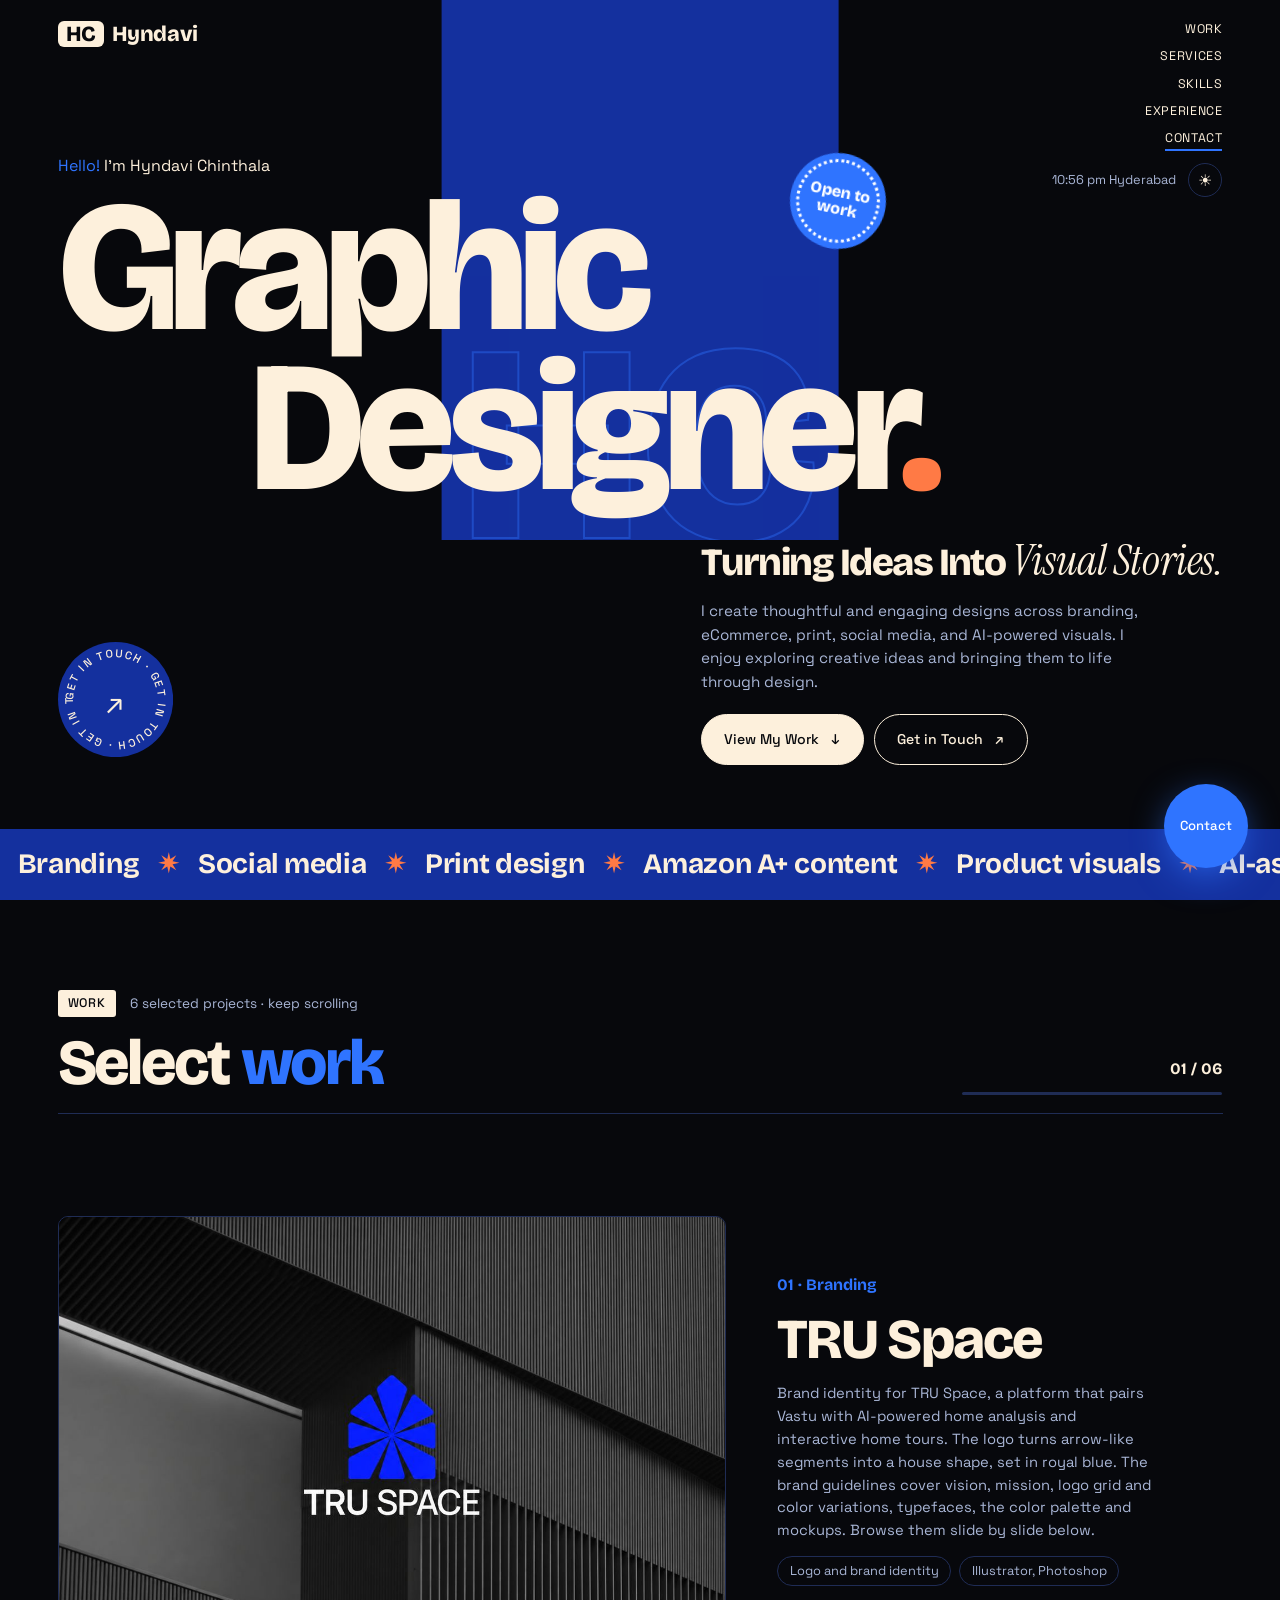
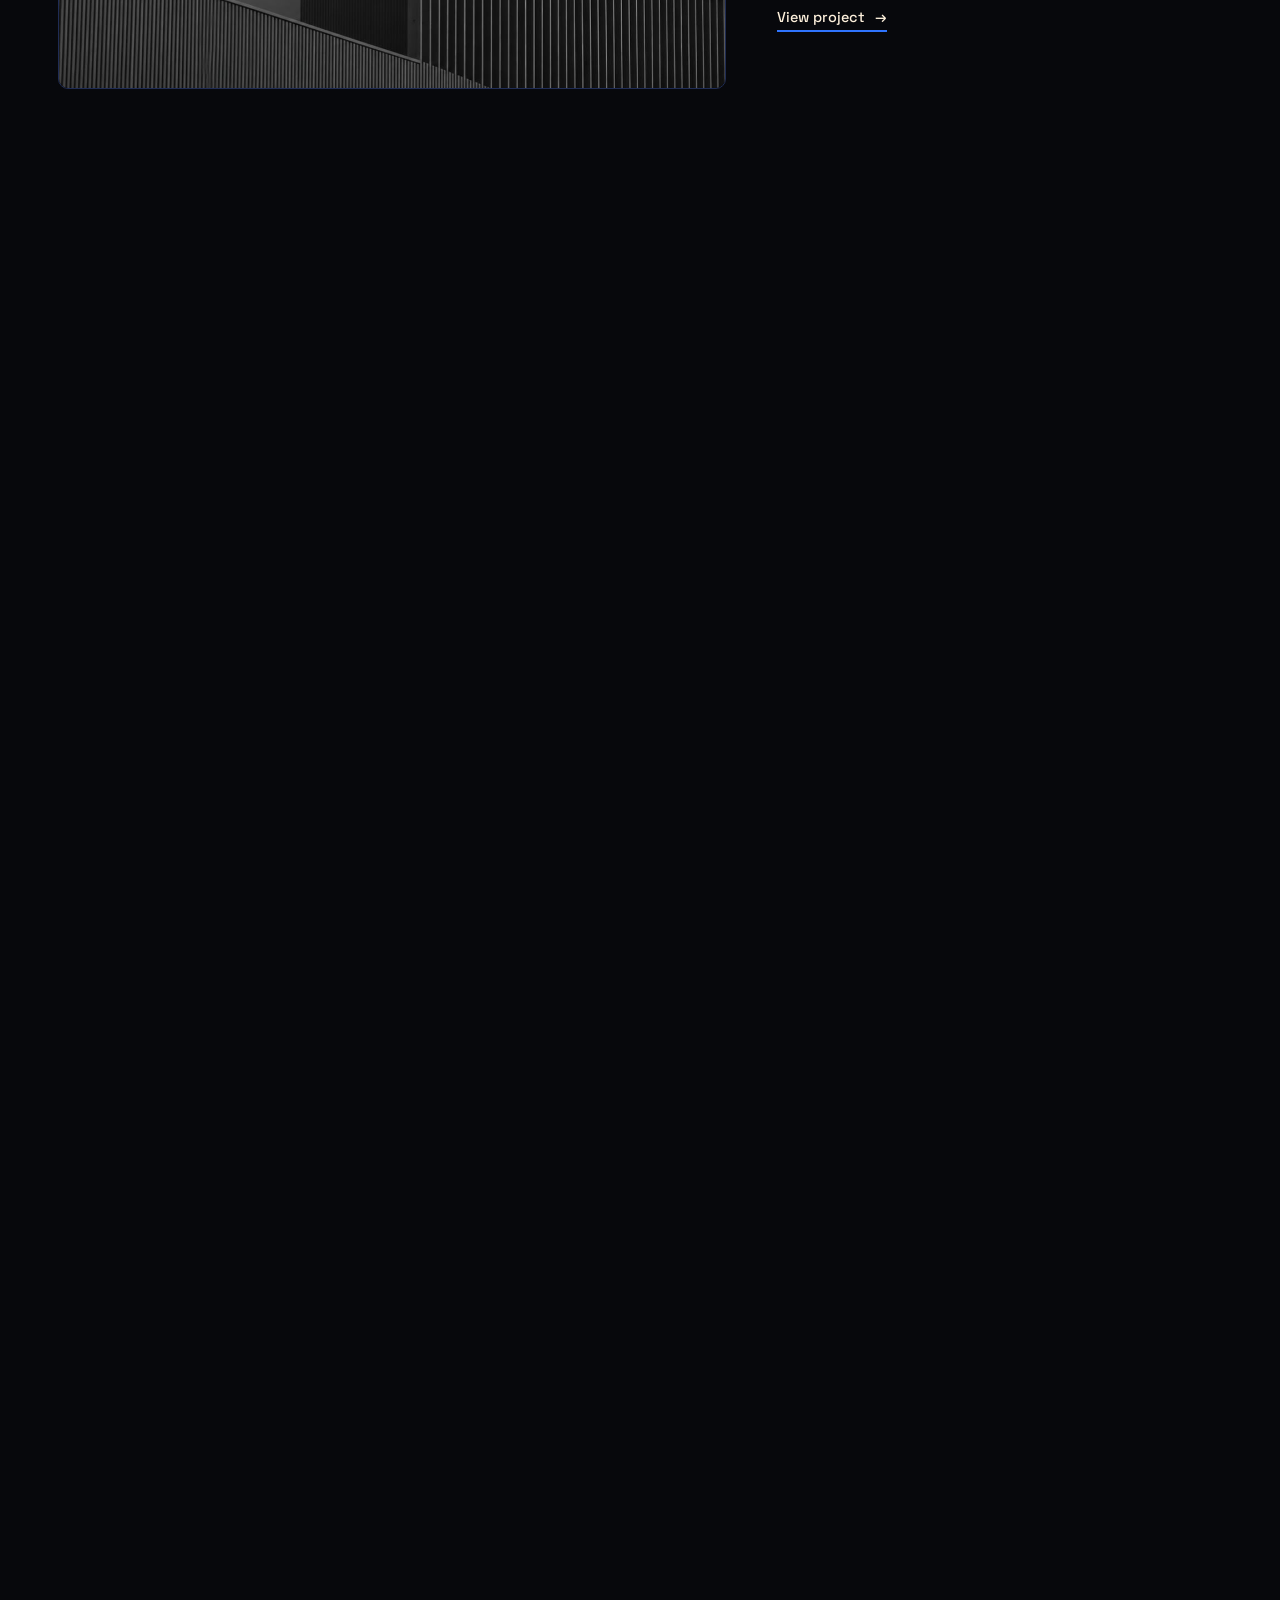
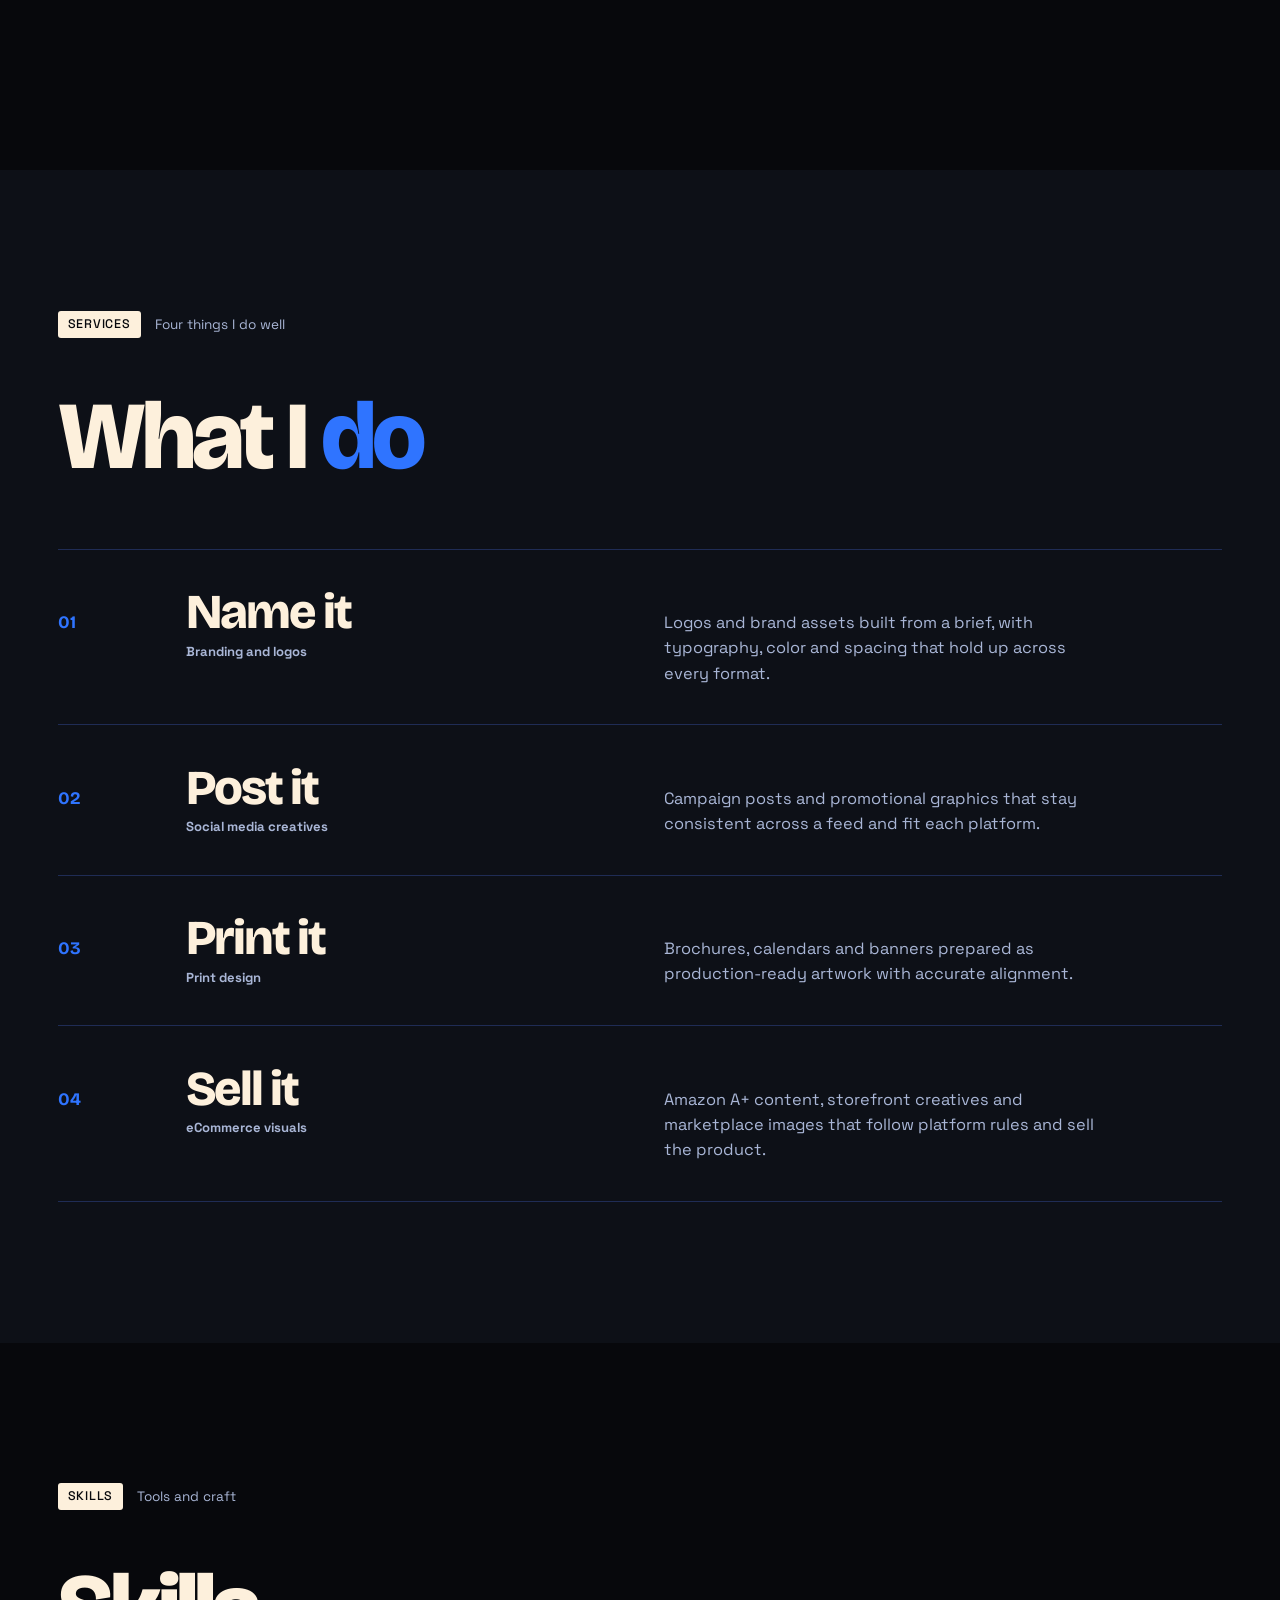
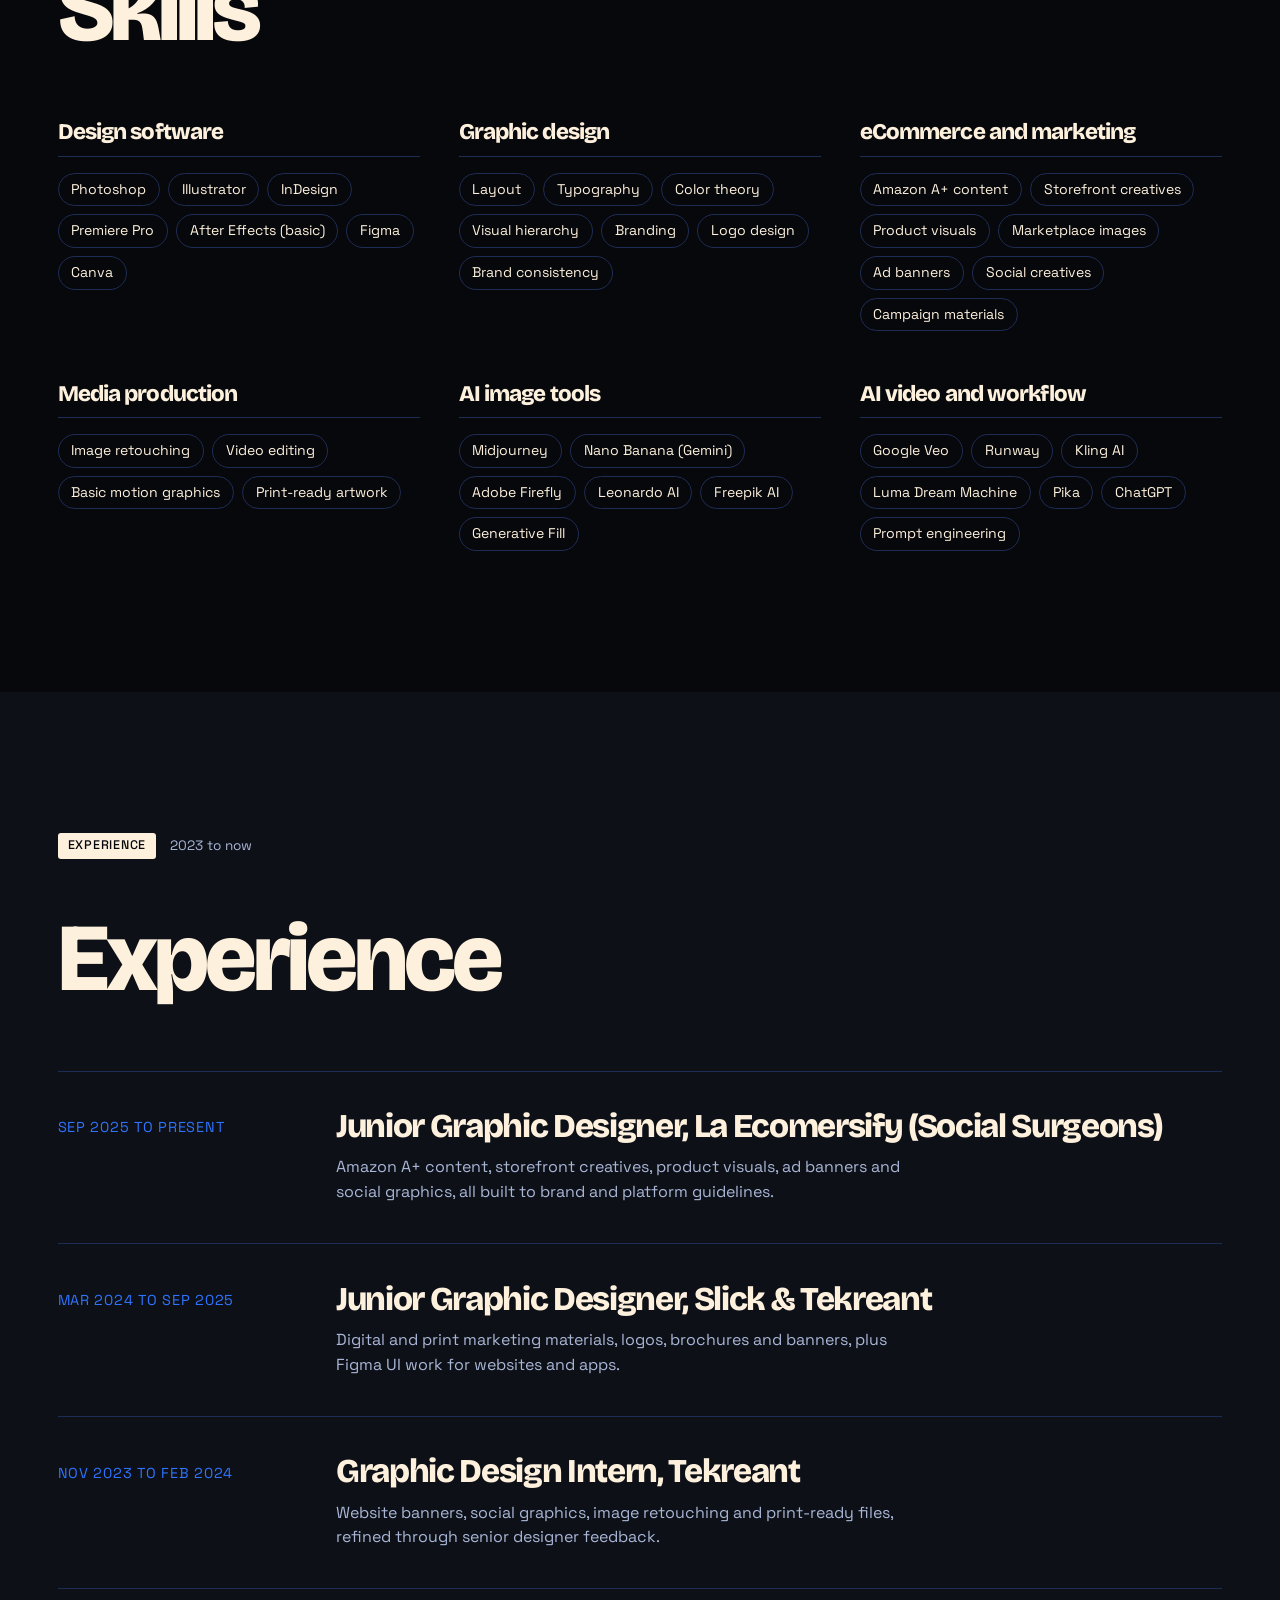
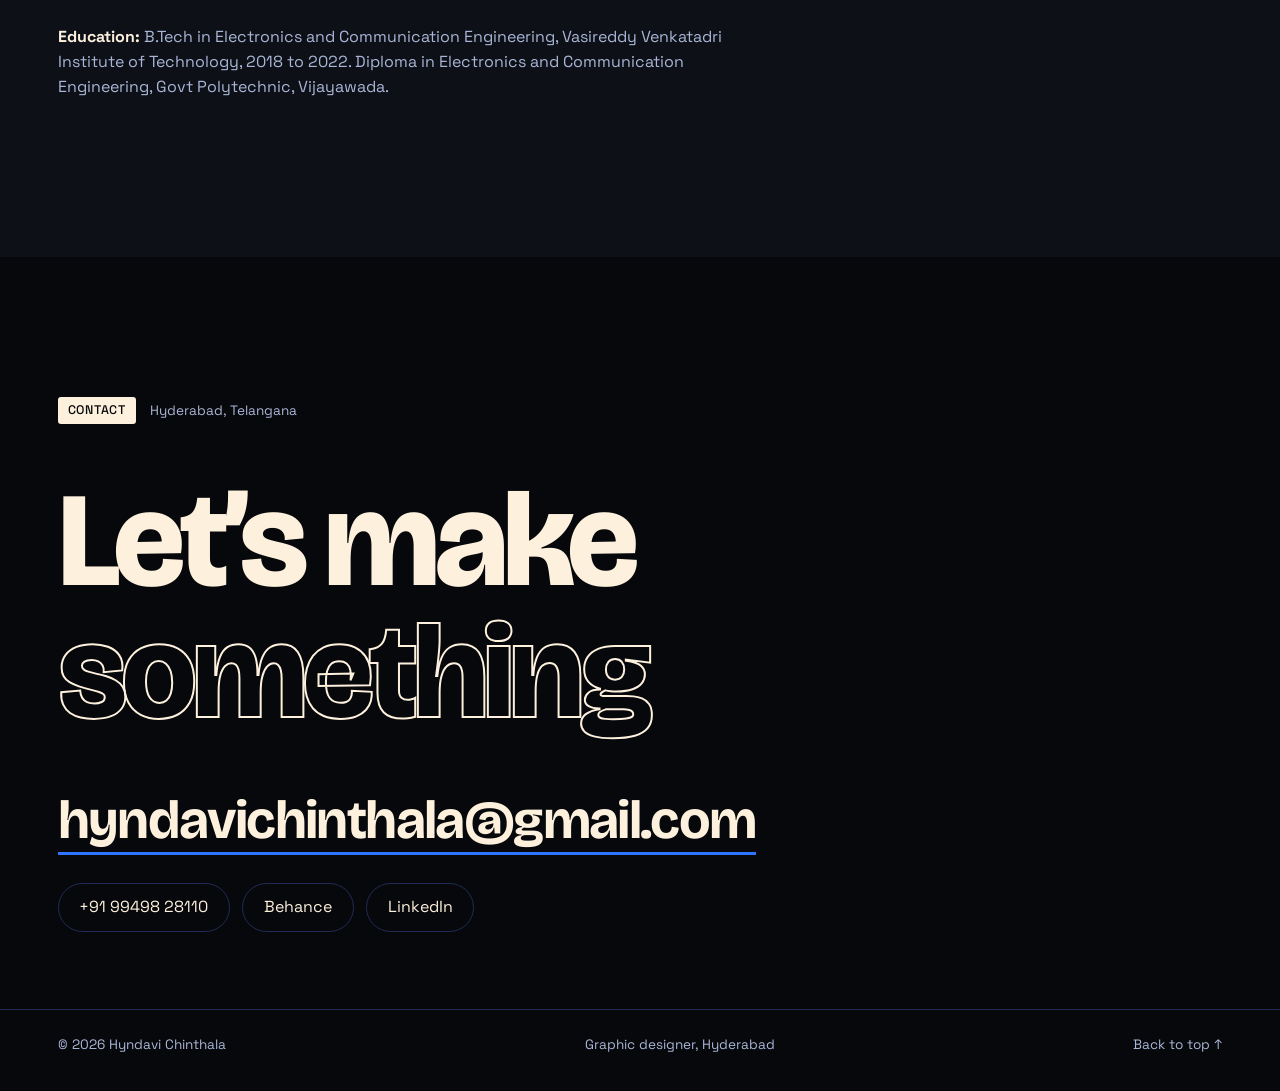
<file: index.html>
<!DOCTYPE html>
<html lang="en"><head><meta charset="utf-8"><meta name="viewport" content="width=device-width,initial-scale=1,viewport-fit=cover">
<title>Hyndavi Chinthala · Graphic Designer</title><meta name="description" content="Graphic designer in Hyderabad with nearly 3 years of experience in eCommerce creatives, branding, social media and print. Selected work and contact.">
<meta property="og:title" content="Hyndavi Chinthala · Graphic Designer"><meta property="og:description" content="Graphic designer in Hyderabad with nearly 3 years of experience in eCommerce creatives, branding, social media and print. Selected work and contact."><meta property="og:type" content="website">
<meta name="theme-color" content="#07080c"><link rel="icon" href="data:image/svg+xml,%3Csvg xmlns=%27http://www.w3.org/2000/svg%27 viewBox=%270 0 32 32%27%3E%3Crect width=%2732%27 height=%2732%27 fill=%27%2314309e%27/%3E%3Ctext x=%2716%27 y=%2723%27 font-size=%2718%27 text-anchor=%27middle%27 fill=%27%23fdf0dc%27 font-family=%27Impact,sans-serif%27%3EHC%3C/text%3E%3C/svg%3E">
<script>document.documentElement.className="js"</script>
<link rel="preconnect" href="https://fonts.googleapis.com"><link rel="preconnect" href="https://fonts.gstatic.com" crossorigin><link href="https://fonts.googleapis.com/css2?family=Bricolage+Grotesque:opsz,wght@12..96,500;12..96,700;12..96,800&family=Instrument+Serif:ital@1&family=Space+Grotesk:wght@400;500;700&display=swap" rel="stylesheet"><link rel="stylesheet" href="css/style.css"></head><body>
<div id="ld" aria-hidden="true"><div class="dots"><i></i><i></i><i></i></div><b>0%</b></div>
<header class="bar"><a class="logo" href="#top"><b>HC</b>Hyndavi</a>
<div class="side"><nav class="nv" id="nv" aria-label="Sections"><a href="#work">Work</a><a href="#services">Services</a><a href="#skills">Skills</a><a href="#experience">Experience</a><a href="#contact">Contact</a></nav>
<div class="tools"><span class="clk" id="clk">Hyderabad, IN</span><button class="th-t" aria-label="Toggle light and dark theme" type="button"></button><button class="mb" type="button" aria-label="Menu">Menu</button></div></div></header>
<a class="fab" href="#contact" aria-label="Contact">Contact</a>

<main id="top">
<section class="hero" style="padding-bottom:0">
<div class="col" aria-hidden="true"><span>HC</span></div>
<div class="sticker">Open to work</div>
<div class="wrap in"><p class="hi"><i>Hello!</i> I’m Hyndavi Chinthala</p>
<h1 class="d"><span>Graphic</span><span class="l2">Designer<span class="dot">.</span></span></h1>
<div class="row">
<a class="badge" href="#contact" aria-label="Get in touch"><svg viewBox="0 0 120 120" aria-hidden="true"><circle cx="60" cy="60" r="60"/><defs><path id="p" d="M60 60m-44 0a44 44 0 1 1 88 0a44 44 0 1 1-88 0"/></defs><text><textPath href="#p">Get in touch · Get in touch · Get in touch ·</textPath></text></svg><span class="c">↗</span></a>
<div class="about"><h2>Turning Ideas Into <em>Visual Stories.</em></h2>
<p>I create thoughtful and engaging designs across branding, eCommerce, print, social media, and AI-powered visuals. I enjoy exploring creative ideas and bringing them to life through design.</p>
<div class="btns"><a class="cta" href="#work">View My Work <span aria-hidden="true">↓</span></a><a class="cta ghost" href="#contact">Get in Touch <span aria-hidden="true">↗</span></a></div></div></div></div>
<div class="mq" aria-hidden="true"><div><span>Branding</span><span class="s">✷</span><span>Social media</span><span class="s">✷</span><span>Print design</span><span class="s">✷</span><span>Amazon A+ content</span><span class="s">✷</span><span>Product visuals</span><span class="s">✷</span><span>AI-assisted design</span><span class="s">✷</span><span>Branding</span><span class="s">✷</span><span>Social media</span><span class="s">✷</span><span>Print design</span><span class="s">✷</span><span>Amazon A+ content</span><span class="s">✷</span><span>Product visuals</span><span class="s">✷</span><span>AI-assisted design</span><span class="s">✷</span></div></div>
</section>

<section class="wk" id="work"><div class="track" style="--n:6"><div class="pin"><div class="wrap">
<div class="wk-top"><div><div class="eyebrow"><span class="chip">Work</span><small>6 selected projects · keep scrolling</small></div><h2 class="d">Select <em>work</em></h2></div>
<div class="cnt"><span class="t">01 / 06</span><div class="bar2"><i></i></div></div></div></div>
<div class="dk wrap"><a class="card" href="tru-space.html" aria-label="Open TRU Space">
<div class="im"><img src="img/01_48f068cb.jpg" alt="TRU Space cover" width="1200" height="849"></div>
<div class="tx"><span class="no">01 · Branding</span><h3 class="d">TRU Space</h3><p class="ds">Brand identity for TRU Space, a platform that pairs Vastu with AI-powered home analysis and interactive home tours. The logo turns arrow-like segments into a house shape, set in royal blue. The brand guidelines cover vision, mission, logo grid and color variations, typefaces, the color palette and mockups. Browse them slide by slide below.</p>
<div class="mt"><span>Logo and brand identity</span><span>Illustrator, Photoshop</span></div><span class="go">View project <span aria-hidden="true">→</span></span></div></a>
<a class="card" href="brand-logo.html" aria-label="Open Brynk Labs">
<div class="im"><img src="img/02_2d879152.jpg" alt="Brynk Labs cover" width="900" height="507" loading=lazy></div>
<div class="tx"><span class="no">02 · Branding</span><h3 class="d">Brynk Labs</h3><p class="ds">Brand identity for Brynk Labs, a software company. The logo is built from four strokes around one core, then extended into a color palette, a type system, glass textures, icons and real-world mockups. Browse the full set slide by slide below.</p>
<div class="mt"><span>Logo and brand identity</span><span>Illustrator, Photoshop</span></div><span class="go">View project <span aria-hidden="true">→</span></span></div></a>
<a class="card" href="social-1.html" aria-label="Open Premier Ventures">
<div class="im"><img src="img/03_3523994b.jpg" alt="Premier Ventures cover" width="1600" height="901" loading=lazy></div>
<div class="tx"><span class="no">03 · Social media</span><h3 class="d">Premier Ventures</h3><p class="ds">Social media posts for Premier Ventures, a B2B company supplying displays, kiosks, video walls and security systems. A brand statement leads the series, followed by one post for each product line.</p>
<div class="mt"><span>Social media design</span><span>Photoshop, Illustrator, Canva</span></div><span class="go">View project <span aria-hidden="true">→</span></span></div></a>
<a class="card" href="yoda-fetal-medicine.html" aria-label="Open Yoda Fetal Medicine">
<div class="im"><img src="img/04_08c6b9cc.jpg" alt="Yoda Fetal Medicine cover" width="1600" height="900" loading=lazy></div>
<div class="tx"><span class="no">04 · Social media</span><h3 class="d">Yoda Fetal Medicine</h3><p class="ds">Social media content for Yoda Fetal Medicine &amp; Genomics, a fetal medicine practice led by Dr. Amitha Indersen. The set has six feed posters on pregnancy topics, from NIPT and heartbeat to yoga and bonding, plus four vertical stories for awareness days and quizzes.</p>
<div class="mt"><span>Social media design</span><span>Photoshop, Illustrator, Canva</span></div><span class="go">View project <span aria-hidden="true">→</span></span></div></a>
<a class="card" href="calendar.html" aria-label="Open Custom calendar">
<div class="im"><img src="img/05_090f5eb3.jpg" alt="Custom calendar cover" width="1491" height="1055" loading=lazy></div>
<div class="tx"><span class="no">05 · Print</span><h3 class="d">Custom calendar</h3><p class="ds">A customized calendar designed as print-ready artwork, with month layouts, imagery and space for the client’s branding.</p>
<div class="mt"><span>Print design</span><span>Illustrator, InDesign, Photoshop</span></div><span class="go">View project <span aria-hidden="true">→</span></span></div></a>
<a class="card" href="amazon-listing.html" aria-label="Open Spearmint Numbing Spray">
<div class="im"><img src="img/06_c4481e57.jpg" alt="Spearmint Numbing Spray cover" width="1400" height="1050" loading=lazy></div>
<div class="tx"><span class="no">06 · eCommerce</span><h3 class="d">Spearmint Numbing Spray</h3><p class="ds">Amazon listing design for a 2 fl. oz. spearmint numbing spray: one long-form A+ content page, a primary image and six secondary images covering flavor, ingredients, usage and size.</p>
<div class="mt"><span>eCommerce design</span><span>Photoshop, Illustrator, Figma</span></div><span class="go">View project <span aria-hidden="true">→</span></span></div></a>
</div></div></div></section>

<section class="svc" id="services"><div class="wrap">
<div class="eyebrow rv"><span class="chip">Services</span><small>Four things I do well</small></div>
<h2 class="d sec-h rv">What I <em>do</em></h2>
<div class="rows"><div class="row-s rv"><span class="n">01</span><h3 class="d">Name it<small>Branding and logos</small></h3><p>Logos and brand assets built from a brief, with typography, color and spacing that hold up across every format.</p></div><div class="row-s rv"><span class="n">02</span><h3 class="d">Post it<small>Social media creatives</small></h3><p>Campaign posts and promotional graphics that stay consistent across a feed and fit each platform.</p></div><div class="row-s rv"><span class="n">03</span><h3 class="d">Print it<small>Print design</small></h3><p>Brochures, calendars and banners prepared as production-ready artwork with accurate alignment.</p></div><div class="row-s rv"><span class="n">04</span><h3 class="d">Sell it<small>eCommerce visuals</small></h3><p>Amazon A+ content, storefront creatives and marketplace images that follow platform rules and sell the product.</p></div></div></div></section>

<section id="skills"><div class="wrap">
<div class="eyebrow rv"><span class="chip">Skills</span><small>Tools and craft</small></div>
<h2 class="d sec-h rv">Skills</h2><div class="sk"><div class="rv"><h3 class="d">Design software</h3><ul class="tags"><li>Photoshop</li><li>Illustrator</li><li>InDesign</li><li>Premiere Pro</li><li>After Effects (basic)</li><li>Figma</li><li>Canva</li></ul></div><div class="rv"><h3 class="d">Graphic design</h3><ul class="tags"><li>Layout</li><li>Typography</li><li>Color theory</li><li>Visual hierarchy</li><li>Branding</li><li>Logo design</li><li>Brand consistency</li></ul></div><div class="rv"><h3 class="d">eCommerce and marketing</h3><ul class="tags"><li>Amazon A+ content</li><li>Storefront creatives</li><li>Product visuals</li><li>Marketplace images</li><li>Ad banners</li><li>Social creatives</li><li>Campaign materials</li></ul></div><div class="rv"><h3 class="d">Media production</h3><ul class="tags"><li>Image retouching</li><li>Video editing</li><li>Basic motion graphics</li><li>Print-ready artwork</li></ul></div><div class="rv"><h3 class="d">AI image tools</h3><ul class="tags"><li>Midjourney</li><li>Nano Banana (Gemini)</li><li>Adobe Firefly</li><li>Leonardo AI</li><li>Freepik AI</li><li>Generative Fill</li></ul></div><div class="rv"><h3 class="d">AI video and workflow</h3><ul class="tags"><li>Google Veo</li><li>Runway</li><li>Kling AI</li><li>Luma Dream Machine</li><li>Pika</li><li>ChatGPT</li><li>Prompt engineering</li></ul></div></div></div></section>

<section class="xp" id="experience"><div class="wrap">
<div class="eyebrow rv"><span class="chip">Experience</span><small>2023 to now</small></div>
<h2 class="d sec-h rv">Experience</h2><div class="job rv"><time>Sep 2025 to present</time><div><h3 class="d">Junior Graphic Designer, La Ecomersify (Social Surgeons)</h3><p>Amazon A+ content, storefront creatives, product visuals, ad banners and social graphics, all built to brand and platform guidelines.</p></div></div><div class="job rv"><time>Mar 2024 to Sep 2025</time><div><h3 class="d">Junior Graphic Designer, Slick &amp; Tekreant</h3><p>Digital and print marketing materials, logos, brochures and banners, plus Figma UI work for websites and apps.</p></div></div><div class="job rv"><time>Nov 2023 to Feb 2024</time><div><h3 class="d">Graphic Design Intern, Tekreant</h3><p>Website banners, social graphics, image retouching and print-ready files, refined through senior designer feedback.</p></div></div>
<p class="edu rv"><b>Education:</b> B.Tech in Electronics and Communication Engineering, Vasireddy Venkatadri Institute of Technology, 2018 to 2022. Diploma in Electronics and Communication Engineering, Govt Polytechnic, Vijayawada.</p></div></section>

<section class="ct" id="contact"><div class="wrap">
<div class="eyebrow rv"><span class="chip">Contact</span><small>Hyderabad, Telangana</small></div>
<h2 class="d rv"><span>Let’s make</span><span class="o">something</span></h2>
<a class="big rv" href="mailto:hyndavichinthala@gmail.com">hyndavichinthala@gmail.com</a>
<ul class="links rv"><li><a href="tel:+919949828110">+91 99498 28110</a></li><li><a href="https://www.behance.net/hyndavichinthala" target="_blank" rel="noopener">Behance</a></li><li><a href="https://linkedin.com/in/hyndavi-chinthala" target="_blank" rel="noopener">LinkedIn</a></li></ul>
</div></section>
</main>
<div id="cur" aria-hidden="true">View</div>
<footer><div class="wrap"><span>&copy; 2026 Hyndavi Chinthala</span><span>Graphic designer, Hyderabad</span><a href="#top">Back to top &uarr;</a></div></footer>
<script src="js/main.js"></script></body></html>
</file>
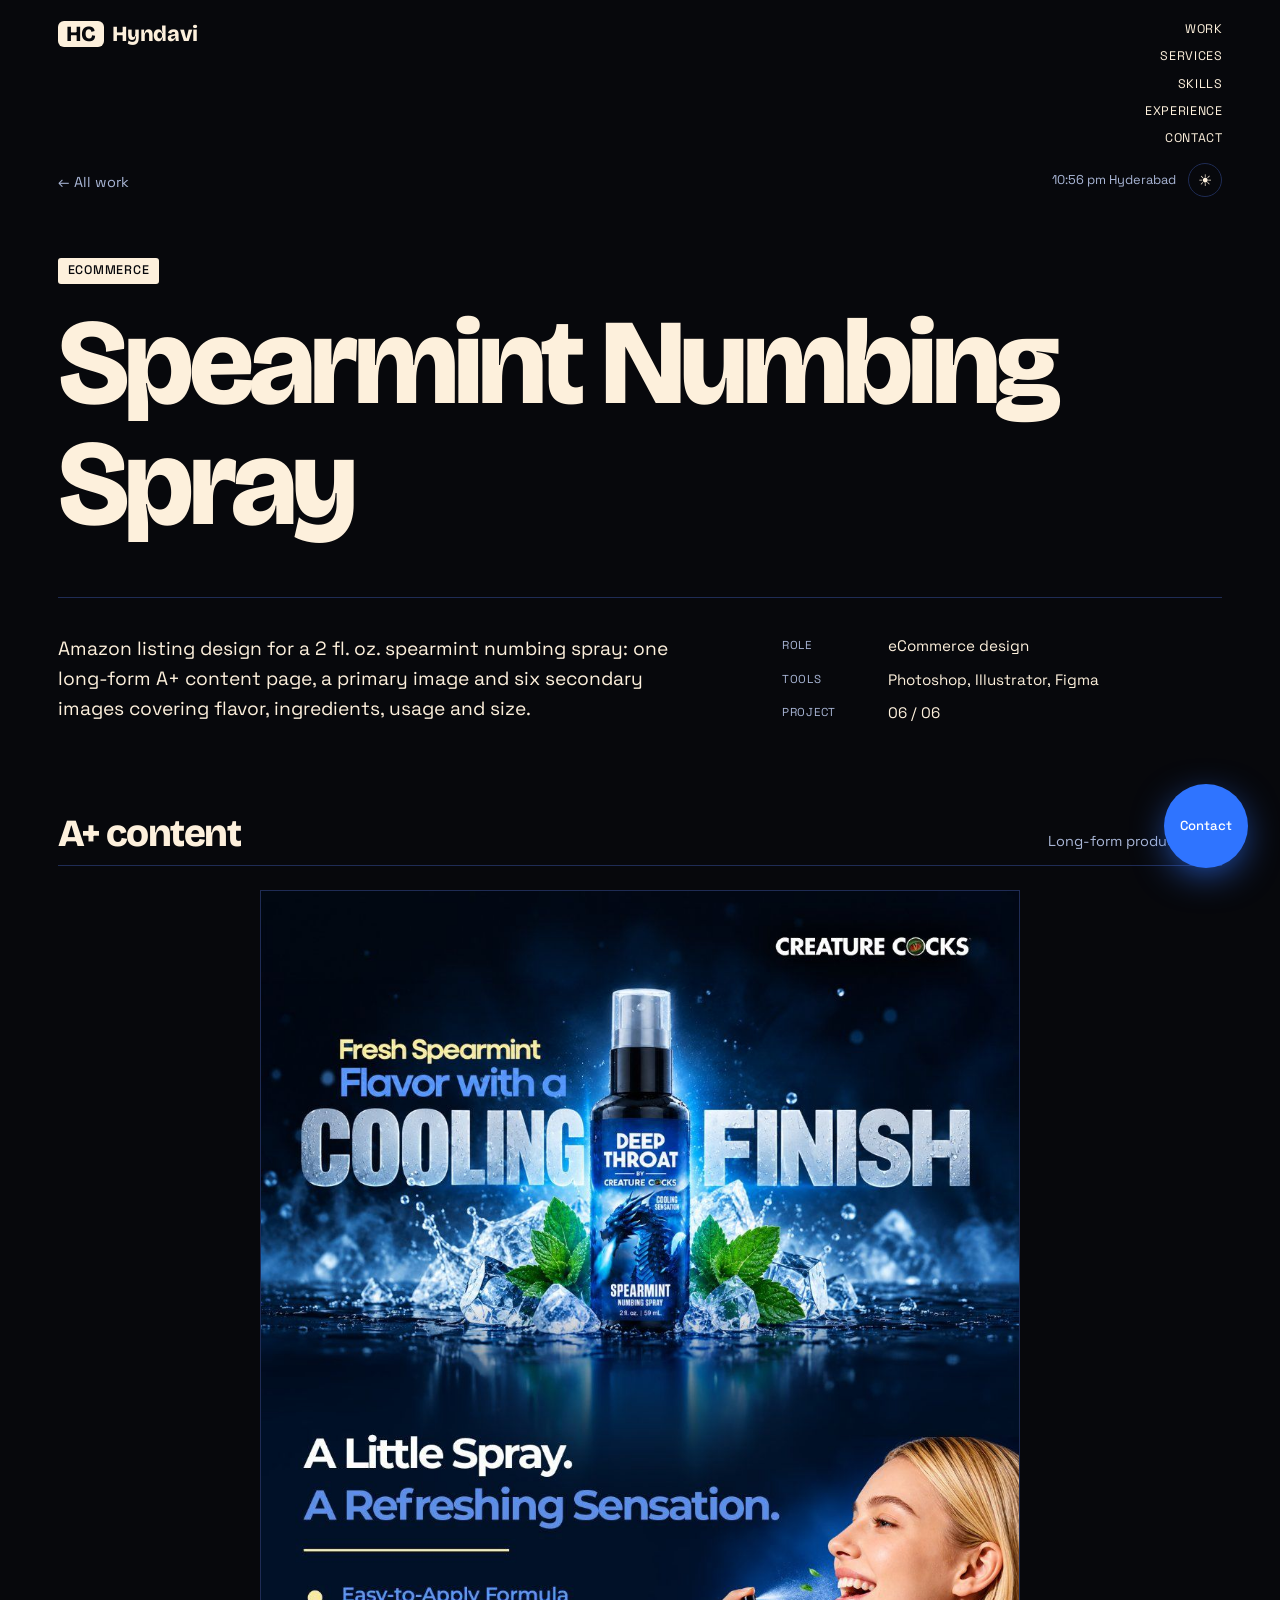
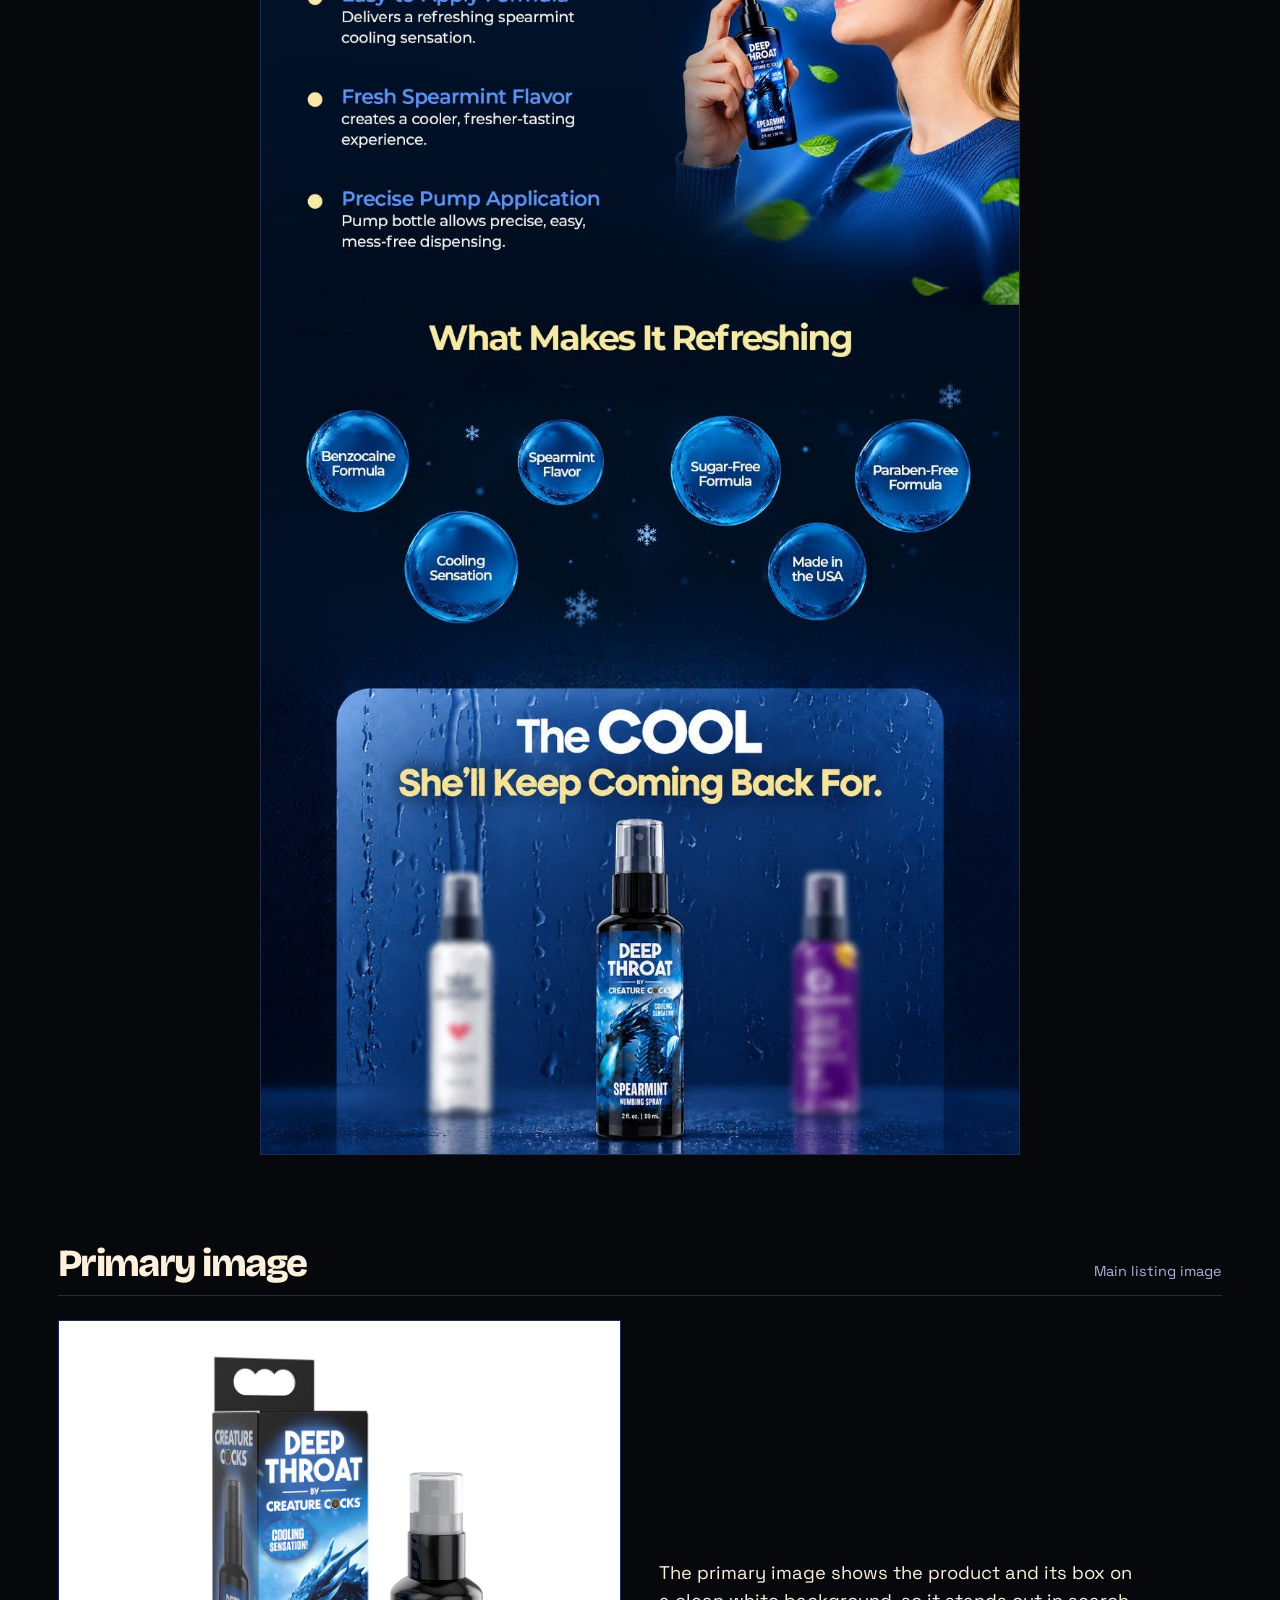
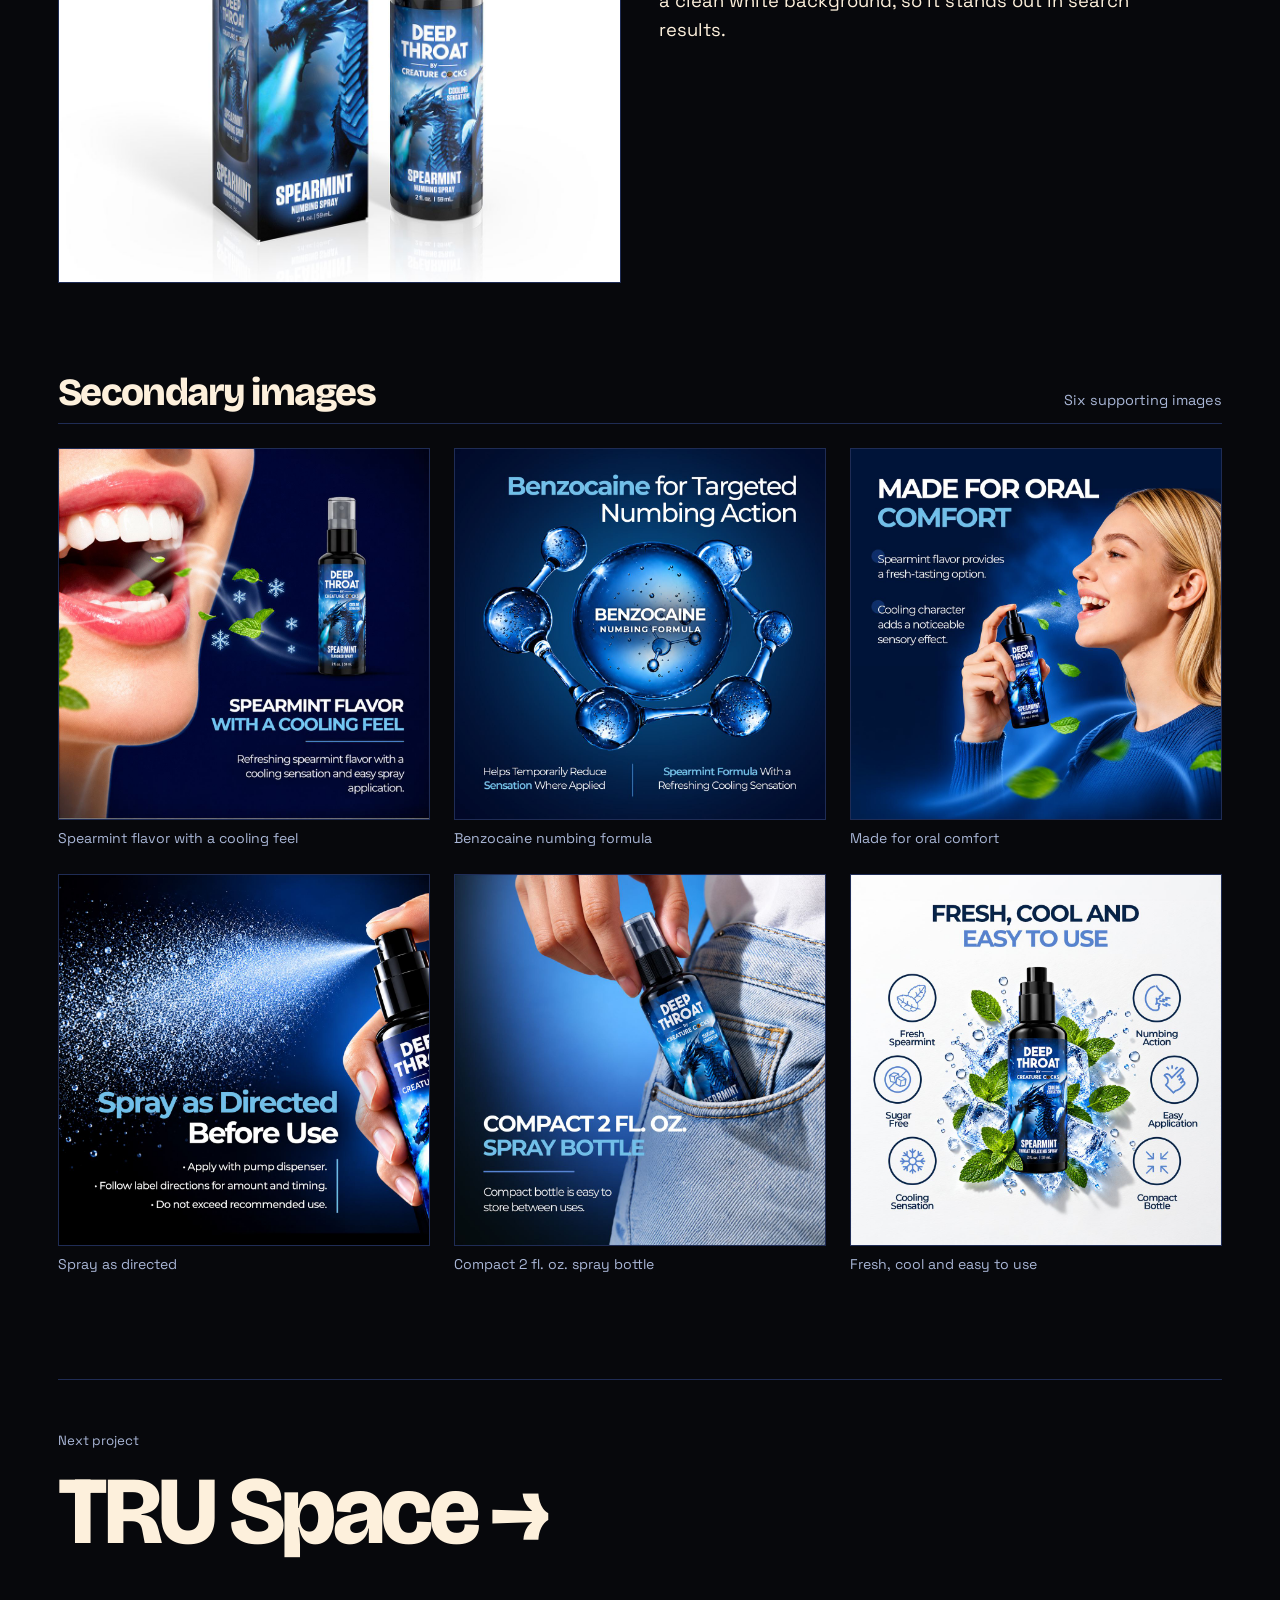
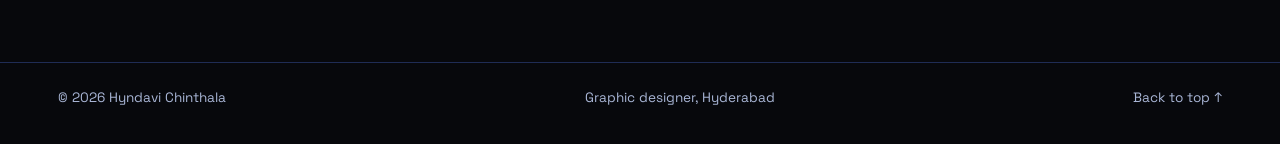
<file: amazon-listing.html>
<!DOCTYPE html>
<html lang="en"><head><meta charset="utf-8"><meta name="viewport" content="width=device-width,initial-scale=1,viewport-fit=cover">
<title>Spearmint Numbing Spray · Hyndavi Chinthala</title><meta name="description" content="Amazon listing design for a 2 fl. oz. spearmint numbing spray: one long-form A+ content page, a primary image and six secondary images covering flavor, ing">
<meta property="og:title" content="Spearmint Numbing Spray · Hyndavi Chinthala"><meta property="og:description" content="Amazon listing design for a 2 fl. oz. spearmint numbing spray: one long-form A+ content page, a primary image and six secondary images covering flavor, ing"><meta property="og:type" content="website">
<meta name="theme-color" content="#07080c"><link rel="icon" href="data:image/svg+xml,%3Csvg xmlns=%27http://www.w3.org/2000/svg%27 viewBox=%270 0 32 32%27%3E%3Crect width=%2732%27 height=%2732%27 fill=%27%2314309e%27/%3E%3Ctext x=%2716%27 y=%2723%27 font-size=%2718%27 text-anchor=%27middle%27 fill=%27%23fdf0dc%27 font-family=%27Impact,sans-serif%27%3EHC%3C/text%3E%3C/svg%3E">
<script>document.documentElement.className="js"</script>
<link rel="preconnect" href="https://fonts.googleapis.com"><link rel="preconnect" href="https://fonts.gstatic.com" crossorigin><link href="https://fonts.googleapis.com/css2?family=Bricolage+Grotesque:opsz,wght@12..96,500;12..96,700;12..96,800&family=Instrument+Serif:ital@1&family=Space+Grotesk:wght@400;500;700&display=swap" rel="stylesheet"><link rel="stylesheet" href="css/style.css"></head><body>
<div id="ld" aria-hidden="true"><div class="dots"><i></i><i></i><i></i></div><b>0%</b></div>
<header class="bar"><a class="logo" href="index.html"><b>HC</b>Hyndavi</a>
<div class="side"><nav class="nv" id="nv" aria-label="Sections"><a href="index.html#work">Work</a><a href="index.html#services">Services</a><a href="index.html#skills">Skills</a><a href="index.html#experience">Experience</a><a href="index.html#contact">Contact</a></nav>
<div class="tools"><span class="clk" id="clk">Hyderabad, IN</span><button class="th-t" aria-label="Toggle light and dark theme" type="button"></button><button class="mb" type="button" aria-label="Menu">Menu</button></div></div></header>
<a class="fab" href="index.html#contact" aria-label="Contact">Contact</a>

<main class="pv"><div class="wrap">
<a class="back" href="index.html#work">← All work</a>
<p><span class="chip">eCommerce</span></p>
<h1 class="d">Spearmint Numbing Spray</h1>
<div class="pabout"><p>Amazon listing design for a 2 fl. oz. spearmint numbing spray: one long-form A+ content page, a primary image and six secondary images covering flavor, ingredients, usage and size.</p><dl><dt>Role</dt><dd>eCommerce design</dd><dt>Tools</dt><dd>Photoshop, Illustrator, Figma</dd><dt>Project</dt><dd>06 / 06</dd></dl></div>
<div class="cat"><h3 class="d">A+ content</h3><p>Long-form product page</p></div><div class="ap"><button class="zb" type="button" aria-label="Enlarge: Amazon A+ content page"><img src="img/43_b47fa698.jpg" alt="Amazon A+ content page" width="1048" height="2576" loading=lazy></button></div><div class="cat"><h3 class="d">Primary image</h3><p>Main listing image</p></div><div class="pr"><button class="zb" type="button" aria-label="Enlarge: Box and bottle on white"><img src="img/44_e2461b37.jpg" alt="Box and bottle on white" width="1200" height="1200" loading=lazy></button><p>The primary image shows the product and its box on a clean white background, so it stands out in search results.</p></div><div class="cat"><h3 class="d">Secondary images</h3><p>Six supporting images</p></div><div class="g g3"><figure><button class="zb" type="button" aria-label="Enlarge: Spearmint flavor with a cooling feel"><img src="img/45_86149441.jpg" alt="Spearmint flavor with a cooling feel" width="1200" height="1200" loading=lazy></button><figcaption>Spearmint flavor with a cooling feel</figcaption></figure><figure><button class="zb" type="button" aria-label="Enlarge: Benzocaine numbing formula"><img src="img/46_bfbadc29.jpg" alt="Benzocaine numbing formula" width="1200" height="1200" loading=lazy></button><figcaption>Benzocaine numbing formula</figcaption></figure><figure><button class="zb" type="button" aria-label="Enlarge: Made for oral comfort"><img src="img/47_6ca2deae.jpg" alt="Made for oral comfort" width="1200" height="1200" loading=lazy></button><figcaption>Made for oral comfort</figcaption></figure><figure><button class="zb" type="button" aria-label="Enlarge: Spray as directed"><img src="img/48_8dfd5446.jpg" alt="Spray as directed" width="1200" height="1200" loading=lazy></button><figcaption>Spray as directed</figcaption></figure><figure><button class="zb" type="button" aria-label="Enlarge: Compact 2 fl. oz. spray bottle"><img src="img/49_3c440230.jpg" alt="Compact 2 fl. oz. spray bottle" width="1200" height="1200" loading=lazy></button><figcaption>Compact 2 fl. oz. spray bottle</figcaption></figure><figure><button class="zb" type="button" aria-label="Enlarge: Fresh, cool and easy to use"><img src="img/50_856ed71f.jpg" alt="Fresh, cool and easy to use" width="1200" height="1200" loading=lazy></button><figcaption>Fresh, cool and easy to use</figcaption></figure></div>
<a class="nxt" href="tru-space.html"><small>Next project</small><span class="d">TRU Space →</span></a>
</div></main>
<footer><div class="wrap"><span>&copy; 2026 Hyndavi Chinthala</span><span>Graphic designer, Hyderabad</span><a href="index.html">Back to top &uarr;</a></div></footer>
<script src="js/main.js"></script></body></html>
</file>
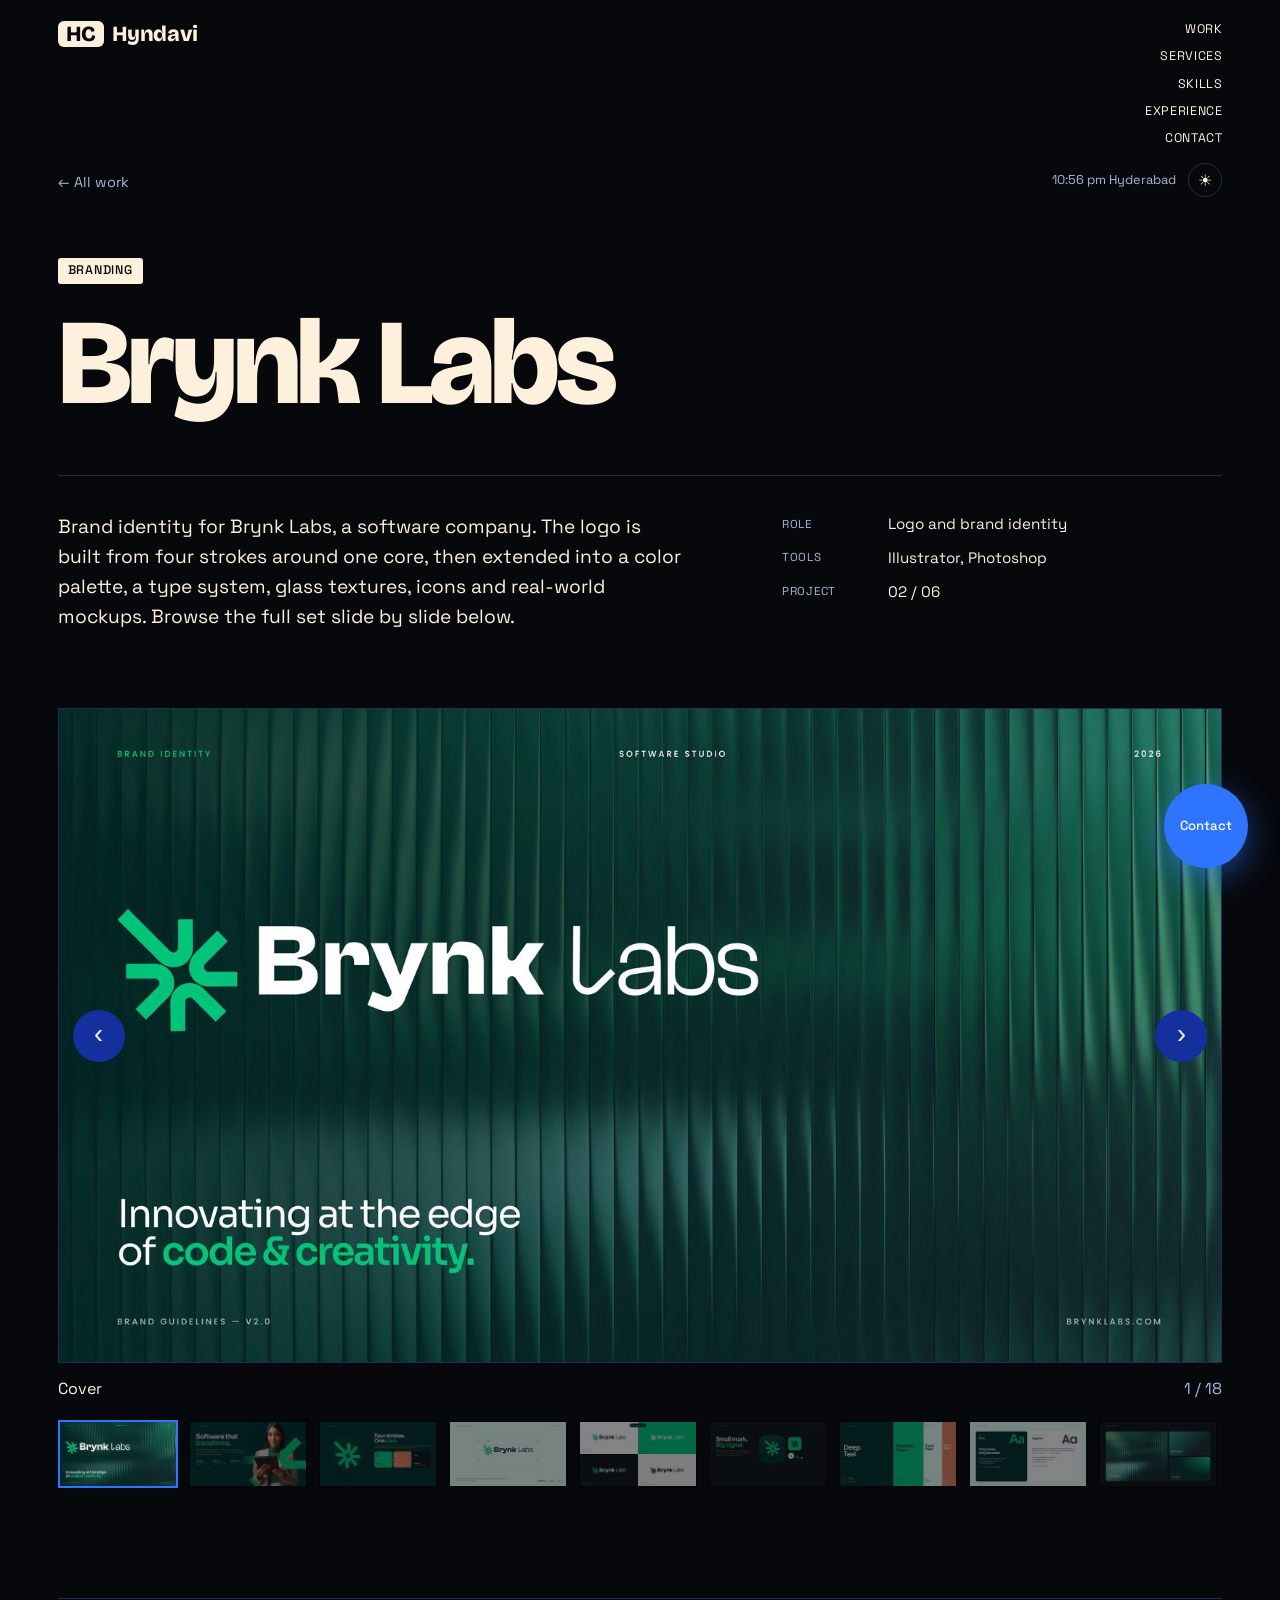
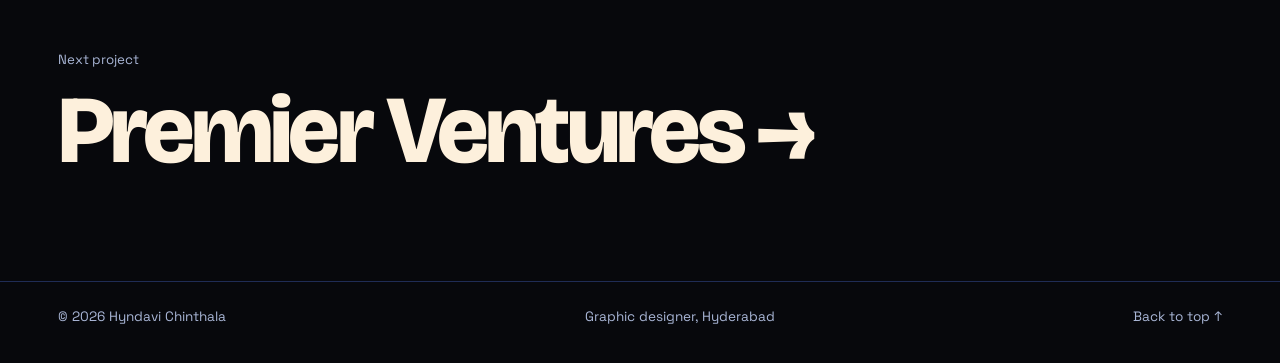
<file: brand-logo.html>
<!DOCTYPE html>
<html lang="en"><head><meta charset="utf-8"><meta name="viewport" content="width=device-width,initial-scale=1,viewport-fit=cover">
<title>Brynk Labs · Hyndavi Chinthala</title><meta name="description" content="Brand identity for Brynk Labs, a software company. The logo is built from four strokes around one core, then extended into a color palette, a type system, ">
<meta property="og:title" content="Brynk Labs · Hyndavi Chinthala"><meta property="og:description" content="Brand identity for Brynk Labs, a software company. The logo is built from four strokes around one core, then extended into a color palette, a type system, "><meta property="og:type" content="website">
<meta name="theme-color" content="#07080c"><link rel="icon" href="data:image/svg+xml,%3Csvg xmlns=%27http://www.w3.org/2000/svg%27 viewBox=%270 0 32 32%27%3E%3Crect width=%2732%27 height=%2732%27 fill=%27%2314309e%27/%3E%3Ctext x=%2716%27 y=%2723%27 font-size=%2718%27 text-anchor=%27middle%27 fill=%27%23fdf0dc%27 font-family=%27Impact,sans-serif%27%3EHC%3C/text%3E%3C/svg%3E">
<script>document.documentElement.className="js"</script>
<link rel="preconnect" href="https://fonts.googleapis.com"><link rel="preconnect" href="https://fonts.gstatic.com" crossorigin><link href="https://fonts.googleapis.com/css2?family=Bricolage+Grotesque:opsz,wght@12..96,500;12..96,700;12..96,800&family=Instrument+Serif:ital@1&family=Space+Grotesk:wght@400;500;700&display=swap" rel="stylesheet"><link rel="stylesheet" href="css/style.css"></head><body>
<div id="ld" aria-hidden="true"><div class="dots"><i></i><i></i><i></i></div><b>0%</b></div>
<header class="bar"><a class="logo" href="index.html"><b>HC</b>Hyndavi</a>
<div class="side"><nav class="nv" id="nv" aria-label="Sections"><a href="index.html#work">Work</a><a href="index.html#services">Services</a><a href="index.html#skills">Skills</a><a href="index.html#experience">Experience</a><a href="index.html#contact">Contact</a></nav>
<div class="tools"><span class="clk" id="clk">Hyderabad, IN</span><button class="th-t" aria-label="Toggle light and dark theme" type="button"></button><button class="mb" type="button" aria-label="Menu">Menu</button></div></div></header>
<a class="fab" href="index.html#contact" aria-label="Contact">Contact</a>

<main class="pv"><div class="wrap">
<a class="back" href="index.html#work">← All work</a>
<p><span class="chip">Branding</span></p>
<h1 class="d">Brynk Labs</h1>
<div class="pabout"><p>Brand identity for Brynk Labs, a software company. The logo is built from four strokes around one core, then extended into a color palette, a type system, glass textures, icons and real-world mockups. Browse the full set slide by slide below.</p><dl><dt>Role</dt><dd>Logo and brand identity</dd><dt>Tools</dt><dd>Illustrator, Photoshop</dd><dt>Project</dt><dd>02 / 06</dd></dl></div>
<div class="sl" data-s='[[&quot;Cover&quot;, &quot;img/07_642d7816.jpg&quot;, &quot;img/08_9533a8a0.jpg&quot;], [&quot;Brand voice&quot;, &quot;img/09_32074d8f.jpg&quot;, &quot;img/10_4ada7d41.jpg&quot;], [&quot;Logo concept&quot;, &quot;img/11_1b8cae02.jpg&quot;, &quot;img/12_8be0b46e.jpg&quot;], [&quot;Clear space&quot;, &quot;img/13_6df50c6c.jpg&quot;, &quot;img/14_bec5c2d6.jpg&quot;], [&quot;Logo versions&quot;, &quot;img/15_c13a4524.jpg&quot;, &quot;img/16_9e20b86c.jpg&quot;], [&quot;App icon&quot;, &quot;img/17_9a46d3da.jpg&quot;, &quot;img/18_c7b64c31.jpg&quot;], [&quot;Color palette&quot;, &quot;img/19_74035755.jpg&quot;, &quot;img/20_657aaedb.jpg&quot;], [&quot;Typography&quot;, &quot;img/21_ac62e2f8.jpg&quot;, &quot;img/22_3a5d9e91.jpg&quot;], [&quot;Textures&quot;, &quot;img/23_2209089d.jpg&quot;, &quot;img/24_9cbc24bd.jpg&quot;], [&quot;Iconography&quot;, &quot;img/25_7ccd0173.jpg&quot;, &quot;img/26_a4812792.jpg&quot;], [&quot;Website&quot;, &quot;img/27_8a3570cc.jpg&quot;, &quot;img/28_49a90192.jpg&quot;], [&quot;Posters&quot;, &quot;img/29_ea5e0a06.jpg&quot;, &quot;img/30_916b6e72.jpg&quot;], [&quot;Stationery&quot;, &quot;img/31_9ca73d34.jpg&quot;, &quot;img/32_70117956.jpg&quot;], [&quot;Merchandise and signage&quot;, &quot;img/33_82fc2b94.jpg&quot;, &quot;img/34_b5d450e4.jpg&quot;], [&quot;Business cards&quot;, &quot;img/35_79475663.jpg&quot;, &quot;img/36_cb47fa22.jpg&quot;], [&quot;ID badge and lanyard&quot;, &quot;img/37_a7573d55.jpg&quot;, &quot;img/38_e50d7bac.jpg&quot;], [&quot;Brochure mockup&quot;, &quot;img/39_b4cd56ba.jpg&quot;, &quot;img/40_2745f65d.jpg&quot;], [&quot;Notebook&quot;, &quot;img/41_cfbc39b7.jpg&quot;, &quot;img/42_0202cb65.jpg&quot;]]'><div class="st"><img alt=""><button class="sb sp" type="button" aria-label="Previous slide">‹</button><button class="sb sn" type="button" aria-label="Next slide">›</button></div><div class="sm"><span></span><span></span></div><div class="thb"></div></div>
<a class="nxt" href="social-1.html"><small>Next project</small><span class="d">Premier Ventures →</span></a>
</div></main>
<footer><div class="wrap"><span>&copy; 2026 Hyndavi Chinthala</span><span>Graphic designer, Hyderabad</span><a href="index.html">Back to top &uarr;</a></div></footer>
<script src="js/main.js"></script></body></html>
</file>
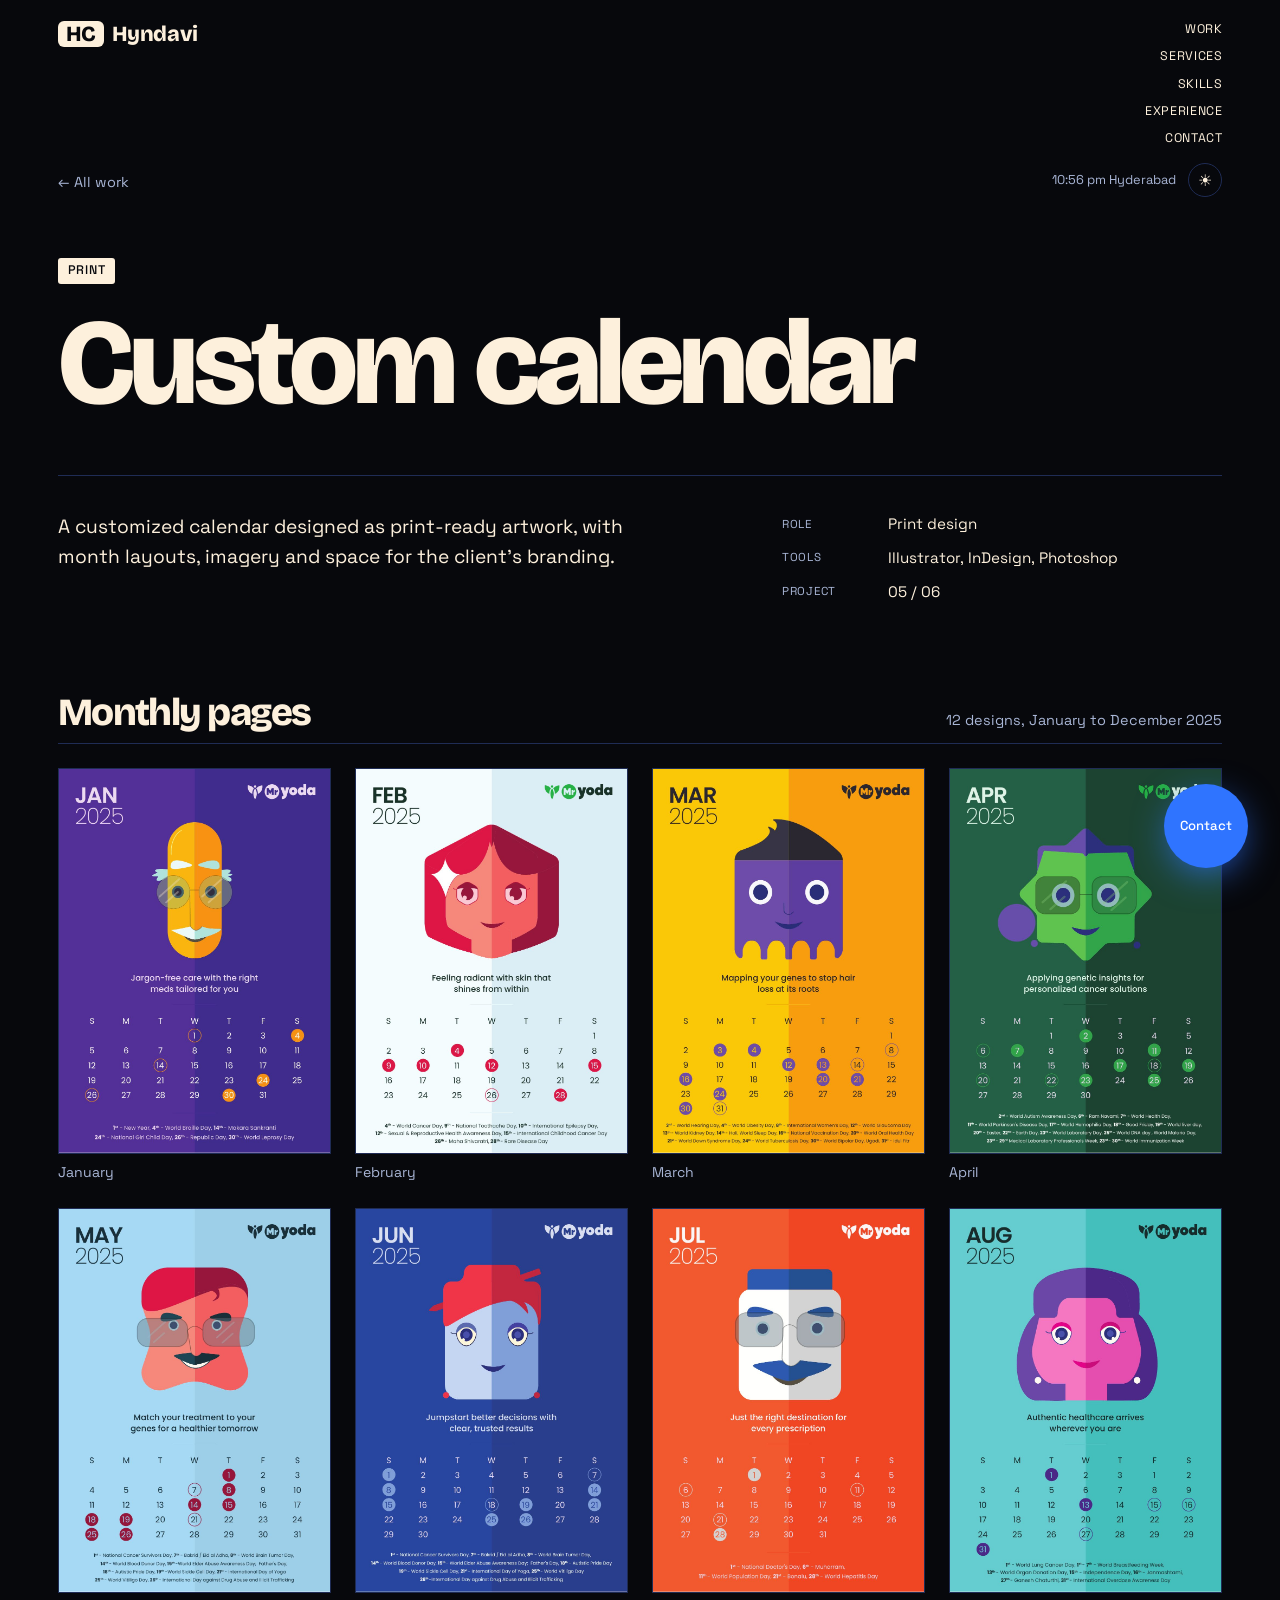
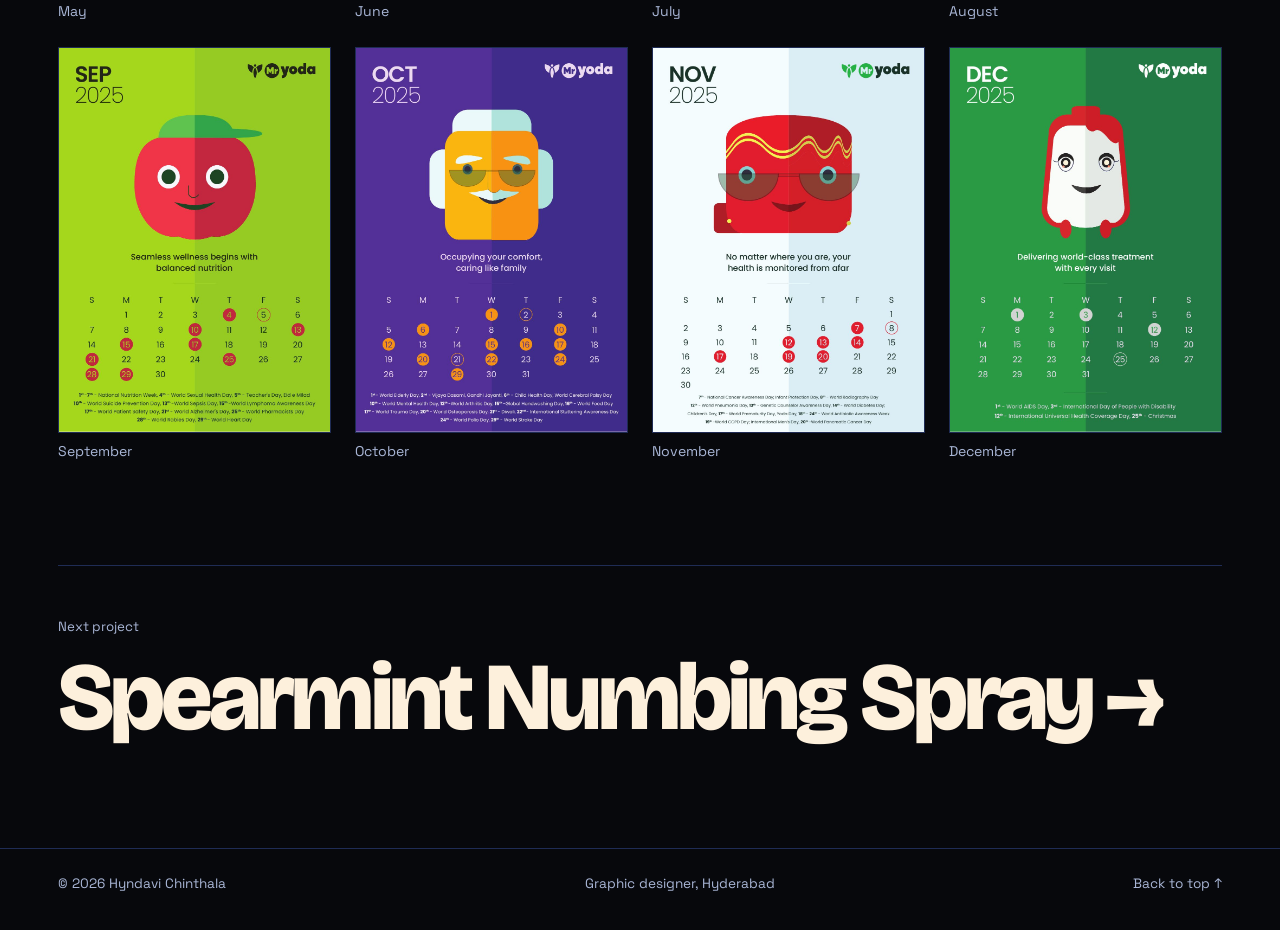
<file: calendar.html>
<!DOCTYPE html>
<html lang="en"><head><meta charset="utf-8"><meta name="viewport" content="width=device-width,initial-scale=1,viewport-fit=cover">
<title>Custom calendar · Hyndavi Chinthala</title><meta name="description" content="A customized calendar designed as print-ready artwork, with month layouts, imagery and space for the client’s branding.">
<meta property="og:title" content="Custom calendar · Hyndavi Chinthala"><meta property="og:description" content="A customized calendar designed as print-ready artwork, with month layouts, imagery and space for the client’s branding."><meta property="og:type" content="website">
<meta name="theme-color" content="#07080c"><link rel="icon" href="data:image/svg+xml,%3Csvg xmlns=%27http://www.w3.org/2000/svg%27 viewBox=%270 0 32 32%27%3E%3Crect width=%2732%27 height=%2732%27 fill=%27%2314309e%27/%3E%3Ctext x=%2716%27 y=%2723%27 font-size=%2718%27 text-anchor=%27middle%27 fill=%27%23fdf0dc%27 font-family=%27Impact,sans-serif%27%3EHC%3C/text%3E%3C/svg%3E">
<script>document.documentElement.className="js"</script>
<link rel="preconnect" href="https://fonts.googleapis.com"><link rel="preconnect" href="https://fonts.gstatic.com" crossorigin><link href="https://fonts.googleapis.com/css2?family=Bricolage+Grotesque:opsz,wght@12..96,500;12..96,700;12..96,800&family=Instrument+Serif:ital@1&family=Space+Grotesk:wght@400;500;700&display=swap" rel="stylesheet"><link rel="stylesheet" href="css/style.css"></head><body>
<div id="ld" aria-hidden="true"><div class="dots"><i></i><i></i><i></i></div><b>0%</b></div>
<header class="bar"><a class="logo" href="index.html"><b>HC</b>Hyndavi</a>
<div class="side"><nav class="nv" id="nv" aria-label="Sections"><a href="index.html#work">Work</a><a href="index.html#services">Services</a><a href="index.html#skills">Skills</a><a href="index.html#experience">Experience</a><a href="index.html#contact">Contact</a></nav>
<div class="tools"><span class="clk" id="clk">Hyderabad, IN</span><button class="th-t" aria-label="Toggle light and dark theme" type="button"></button><button class="mb" type="button" aria-label="Menu">Menu</button></div></div></header>
<a class="fab" href="index.html#contact" aria-label="Contact">Contact</a>

<main class="pv"><div class="wrap">
<a class="back" href="index.html#work">← All work</a>
<p><span class="chip">Print</span></p>
<h1 class="d">Custom calendar</h1>
<div class="pabout"><p>A customized calendar designed as print-ready artwork, with month layouts, imagery and space for the client’s branding.</p><dl><dt>Role</dt><dd>Print design</dd><dt>Tools</dt><dd>Illustrator, InDesign, Photoshop</dd><dt>Project</dt><dd>05 / 06</dd></dl></div>
<div class="cat"><h3 class="d">Monthly pages</h3><p>12 designs, January to December 2025</p></div><div class="g g4"><figure><button class="zb" type="button" aria-label="Enlarge: January 2025 calendar page"><img src="img/89_49839600.jpg" alt="January 2025 calendar page" width="1000" height="1415" loading=lazy></button><figcaption>January</figcaption></figure><figure><button class="zb" type="button" aria-label="Enlarge: February 2025 calendar page"><img src="img/90_56de1107.jpg" alt="February 2025 calendar page" width="1000" height="1415" loading=lazy></button><figcaption>February</figcaption></figure><figure><button class="zb" type="button" aria-label="Enlarge: March 2025 calendar page"><img src="img/91_99e9e110.jpg" alt="March 2025 calendar page" width="1000" height="1415" loading=lazy></button><figcaption>March</figcaption></figure><figure><button class="zb" type="button" aria-label="Enlarge: April 2025 calendar page"><img src="img/92_ab9dd5f5.jpg" alt="April 2025 calendar page" width="1000" height="1415" loading=lazy></button><figcaption>April</figcaption></figure><figure><button class="zb" type="button" aria-label="Enlarge: May 2025 calendar page"><img src="img/93_84d371f5.jpg" alt="May 2025 calendar page" width="1000" height="1415" loading=lazy></button><figcaption>May</figcaption></figure><figure><button class="zb" type="button" aria-label="Enlarge: June 2025 calendar page"><img src="img/94_ac29450a.jpg" alt="June 2025 calendar page" width="1000" height="1415" loading=lazy></button><figcaption>June</figcaption></figure><figure><button class="zb" type="button" aria-label="Enlarge: July 2025 calendar page"><img src="img/95_94730af4.jpg" alt="July 2025 calendar page" width="1000" height="1415" loading=lazy></button><figcaption>July</figcaption></figure><figure><button class="zb" type="button" aria-label="Enlarge: August 2025 calendar page"><img src="img/96_148e459b.jpg" alt="August 2025 calendar page" width="1000" height="1415" loading=lazy></button><figcaption>August</figcaption></figure><figure><button class="zb" type="button" aria-label="Enlarge: September 2025 calendar page"><img src="img/97_a969b2d2.jpg" alt="September 2025 calendar page" width="1000" height="1415" loading=lazy></button><figcaption>September</figcaption></figure><figure><button class="zb" type="button" aria-label="Enlarge: October 2025 calendar page"><img src="img/98_8649f023.jpg" alt="October 2025 calendar page" width="1000" height="1415" loading=lazy></button><figcaption>October</figcaption></figure><figure><button class="zb" type="button" aria-label="Enlarge: November 2025 calendar page"><img src="img/99_ee943642.jpg" alt="November 2025 calendar page" width="1000" height="1415" loading=lazy></button><figcaption>November</figcaption></figure><figure><button class="zb" type="button" aria-label="Enlarge: December 2025 calendar page"><img src="img/100_6276581f.jpg" alt="December 2025 calendar page" width="1000" height="1415" loading=lazy></button><figcaption>December</figcaption></figure></div>
<a class="nxt" href="amazon-listing.html"><small>Next project</small><span class="d">Spearmint Numbing Spray →</span></a>
</div></main>
<footer><div class="wrap"><span>&copy; 2026 Hyndavi Chinthala</span><span>Graphic designer, Hyderabad</span><a href="index.html">Back to top &uarr;</a></div></footer>
<script src="js/main.js"></script></body></html>
</file>
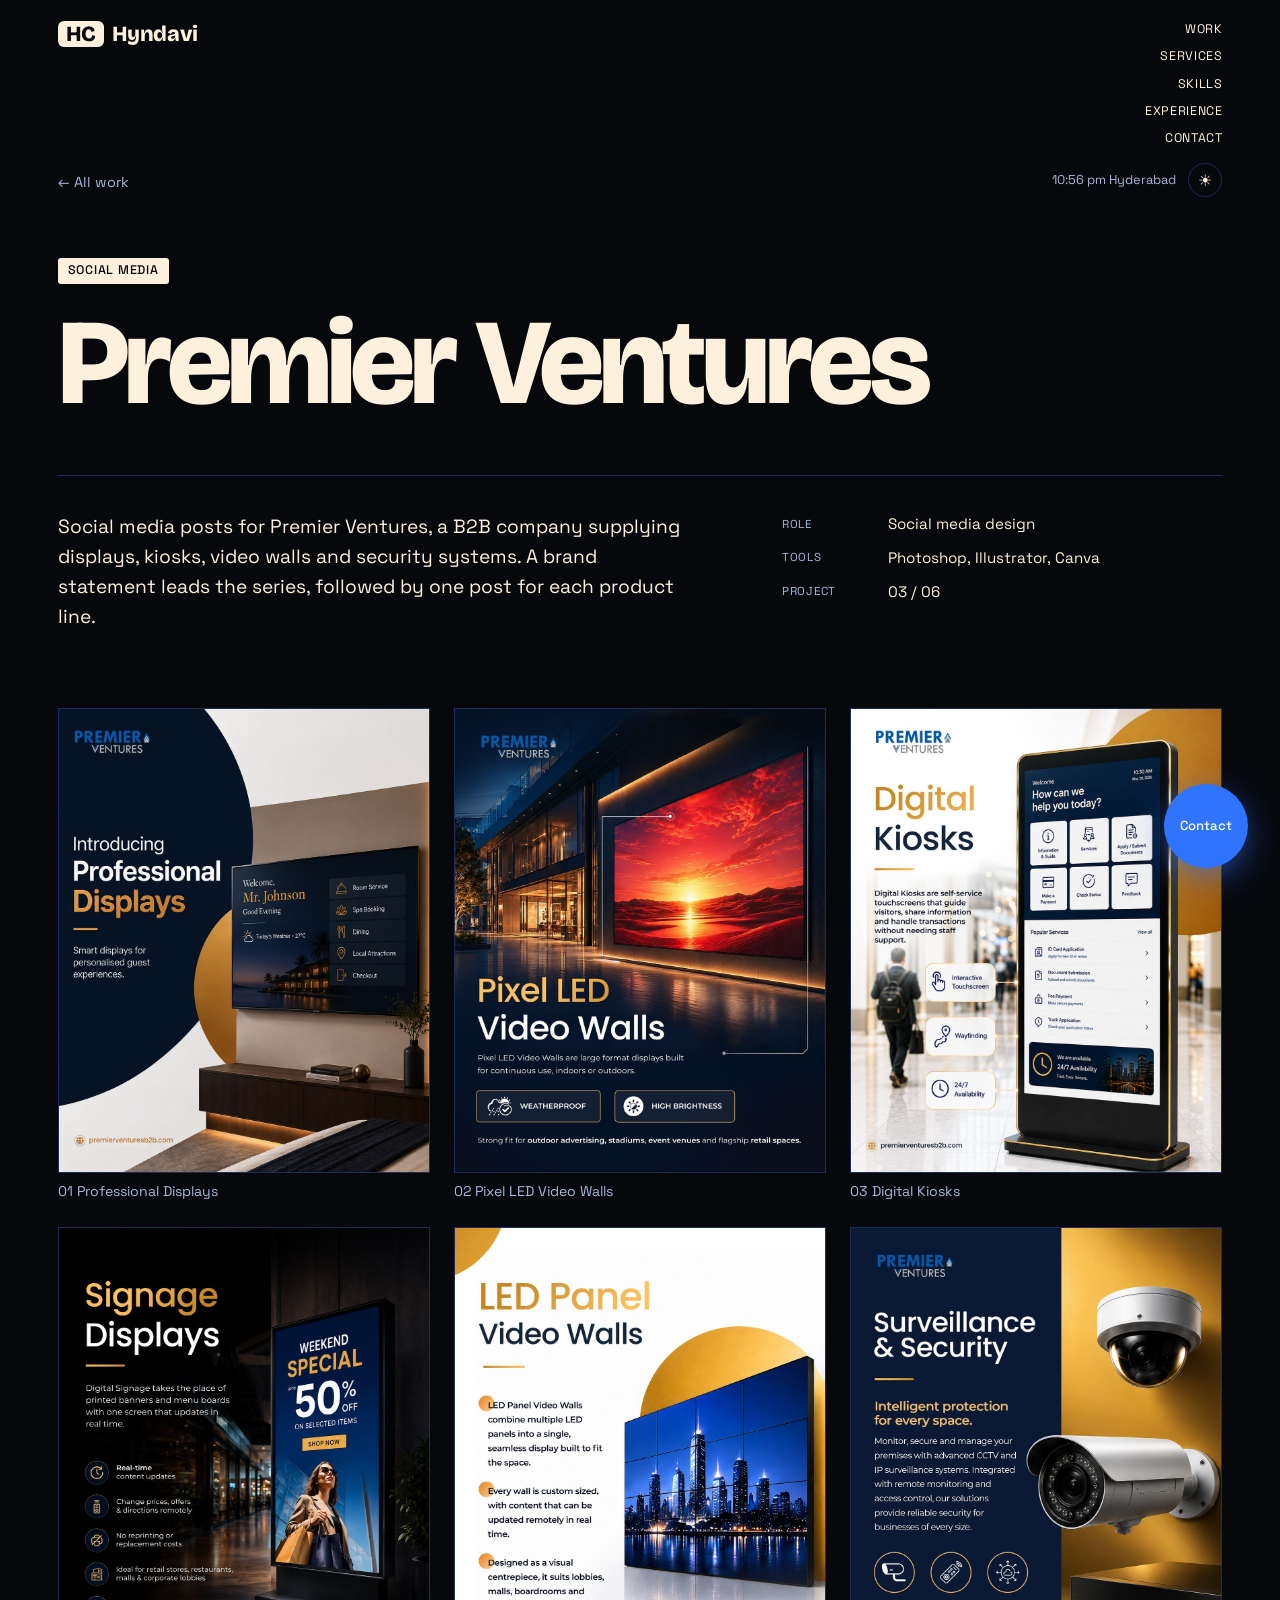
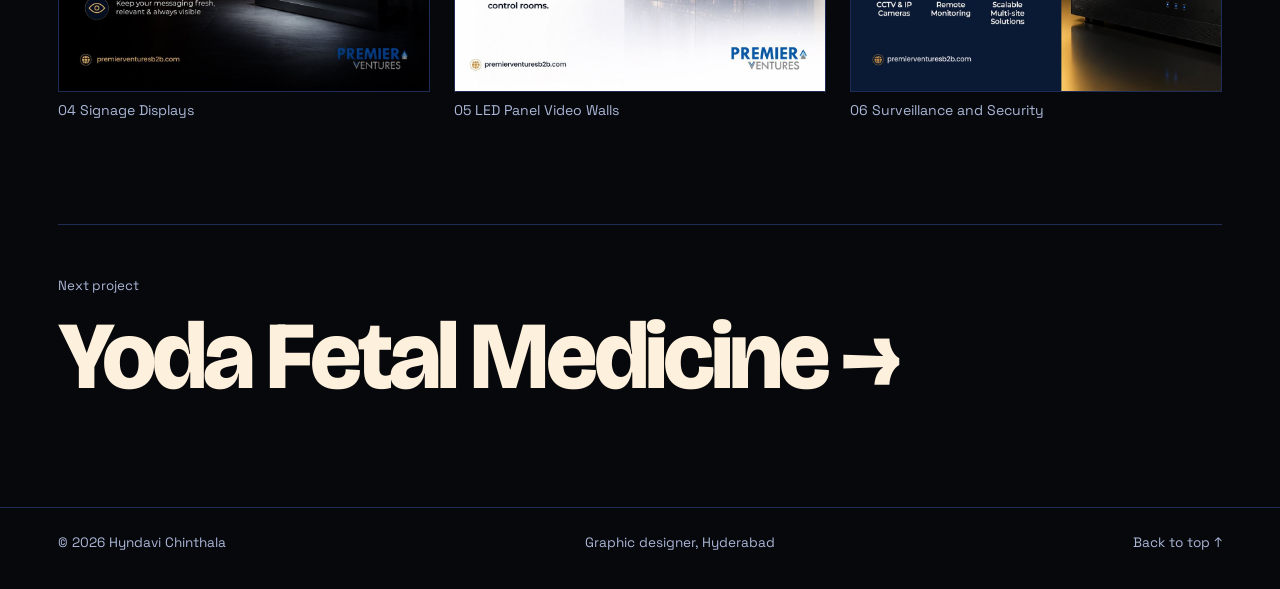
<file: social-1.html>
<!DOCTYPE html>
<html lang="en"><head><meta charset="utf-8"><meta name="viewport" content="width=device-width,initial-scale=1,viewport-fit=cover">
<title>Premier Ventures · Hyndavi Chinthala</title><meta name="description" content="Social media posts for Premier Ventures, a B2B company supplying displays, kiosks, video walls and security systems. A brand statement leads the series, fo">
<meta property="og:title" content="Premier Ventures · Hyndavi Chinthala"><meta property="og:description" content="Social media posts for Premier Ventures, a B2B company supplying displays, kiosks, video walls and security systems. A brand statement leads the series, fo"><meta property="og:type" content="website">
<meta name="theme-color" content="#07080c"><link rel="icon" href="data:image/svg+xml,%3Csvg xmlns=%27http://www.w3.org/2000/svg%27 viewBox=%270 0 32 32%27%3E%3Crect width=%2732%27 height=%2732%27 fill=%27%2314309e%27/%3E%3Ctext x=%2716%27 y=%2723%27 font-size=%2718%27 text-anchor=%27middle%27 fill=%27%23fdf0dc%27 font-family=%27Impact,sans-serif%27%3EHC%3C/text%3E%3C/svg%3E">
<script>document.documentElement.className="js"</script>
<link rel="preconnect" href="https://fonts.googleapis.com"><link rel="preconnect" href="https://fonts.gstatic.com" crossorigin><link href="https://fonts.googleapis.com/css2?family=Bricolage+Grotesque:opsz,wght@12..96,500;12..96,700;12..96,800&family=Instrument+Serif:ital@1&family=Space+Grotesk:wght@400;500;700&display=swap" rel="stylesheet"><link rel="stylesheet" href="css/style.css"></head><body>
<div id="ld" aria-hidden="true"><div class="dots"><i></i><i></i><i></i></div><b>0%</b></div>
<header class="bar"><a class="logo" href="index.html"><b>HC</b>Hyndavi</a>
<div class="side"><nav class="nv" id="nv" aria-label="Sections"><a href="index.html#work">Work</a><a href="index.html#services">Services</a><a href="index.html#skills">Skills</a><a href="index.html#experience">Experience</a><a href="index.html#contact">Contact</a></nav>
<div class="tools"><span class="clk" id="clk">Hyderabad, IN</span><button class="th-t" aria-label="Toggle light and dark theme" type="button"></button><button class="mb" type="button" aria-label="Menu">Menu</button></div></div></header>
<a class="fab" href="index.html#contact" aria-label="Contact">Contact</a>

<main class="pv"><div class="wrap">
<a class="back" href="index.html#work">← All work</a>
<p><span class="chip">Social media</span></p>
<h1 class="d">Premier Ventures</h1>
<div class="pabout"><p>Social media posts for Premier Ventures, a B2B company supplying displays, kiosks, video walls and security systems. A brand statement leads the series, followed by one post for each product line.</p><dl><dt>Role</dt><dd>Social media design</dd><dt>Tools</dt><dd>Photoshop, Illustrator, Canva</dd><dt>Project</dt><dd>03 / 06</dd></dl></div>
<div class="g g3"><figure><button class="zb" type="button" aria-label="Enlarge: Professional Displays social post"><img src="img/51_af618708.jpg" alt="Professional Displays social post" width="1100" height="1375" loading=lazy></button><figcaption>01 Professional Displays</figcaption></figure><figure><button class="zb" type="button" aria-label="Enlarge: Pixel LED Video Walls social post"><img src="img/52_9cb9fb0f.jpg" alt="Pixel LED Video Walls social post" width="1100" height="1375" loading=lazy></button><figcaption>02 Pixel LED Video Walls</figcaption></figure><figure><button class="zb" type="button" aria-label="Enlarge: Digital Kiosks social post"><img src="img/53_dc0af6f4.jpg" alt="Digital Kiosks social post" width="1100" height="1375" loading=lazy></button><figcaption>03 Digital Kiosks</figcaption></figure><figure><button class="zb" type="button" aria-label="Enlarge: Signage Displays social post"><img src="img/54_a5f1c736.jpg" alt="Signage Displays social post" width="1100" height="1375" loading=lazy></button><figcaption>04 Signage Displays</figcaption></figure><figure><button class="zb" type="button" aria-label="Enlarge: LED Panel Video Walls social post"><img src="img/55_3fbad0cf.jpg" alt="LED Panel Video Walls social post" width="1100" height="1375" loading=lazy></button><figcaption>05 LED Panel Video Walls</figcaption></figure><figure><button class="zb" type="button" aria-label="Enlarge: Surveillance and Security social post"><img src="img/56_5ac98ddc.jpg" alt="Surveillance and Security social post" width="1100" height="1375" loading=lazy></button><figcaption>06 Surveillance and Security</figcaption></figure></div>
<a class="nxt" href="yoda-fetal-medicine.html"><small>Next project</small><span class="d">Yoda Fetal Medicine →</span></a>
</div></main>
<footer><div class="wrap"><span>&copy; 2026 Hyndavi Chinthala</span><span>Graphic designer, Hyderabad</span><a href="index.html">Back to top &uarr;</a></div></footer>
<script src="js/main.js"></script></body></html>
</file>
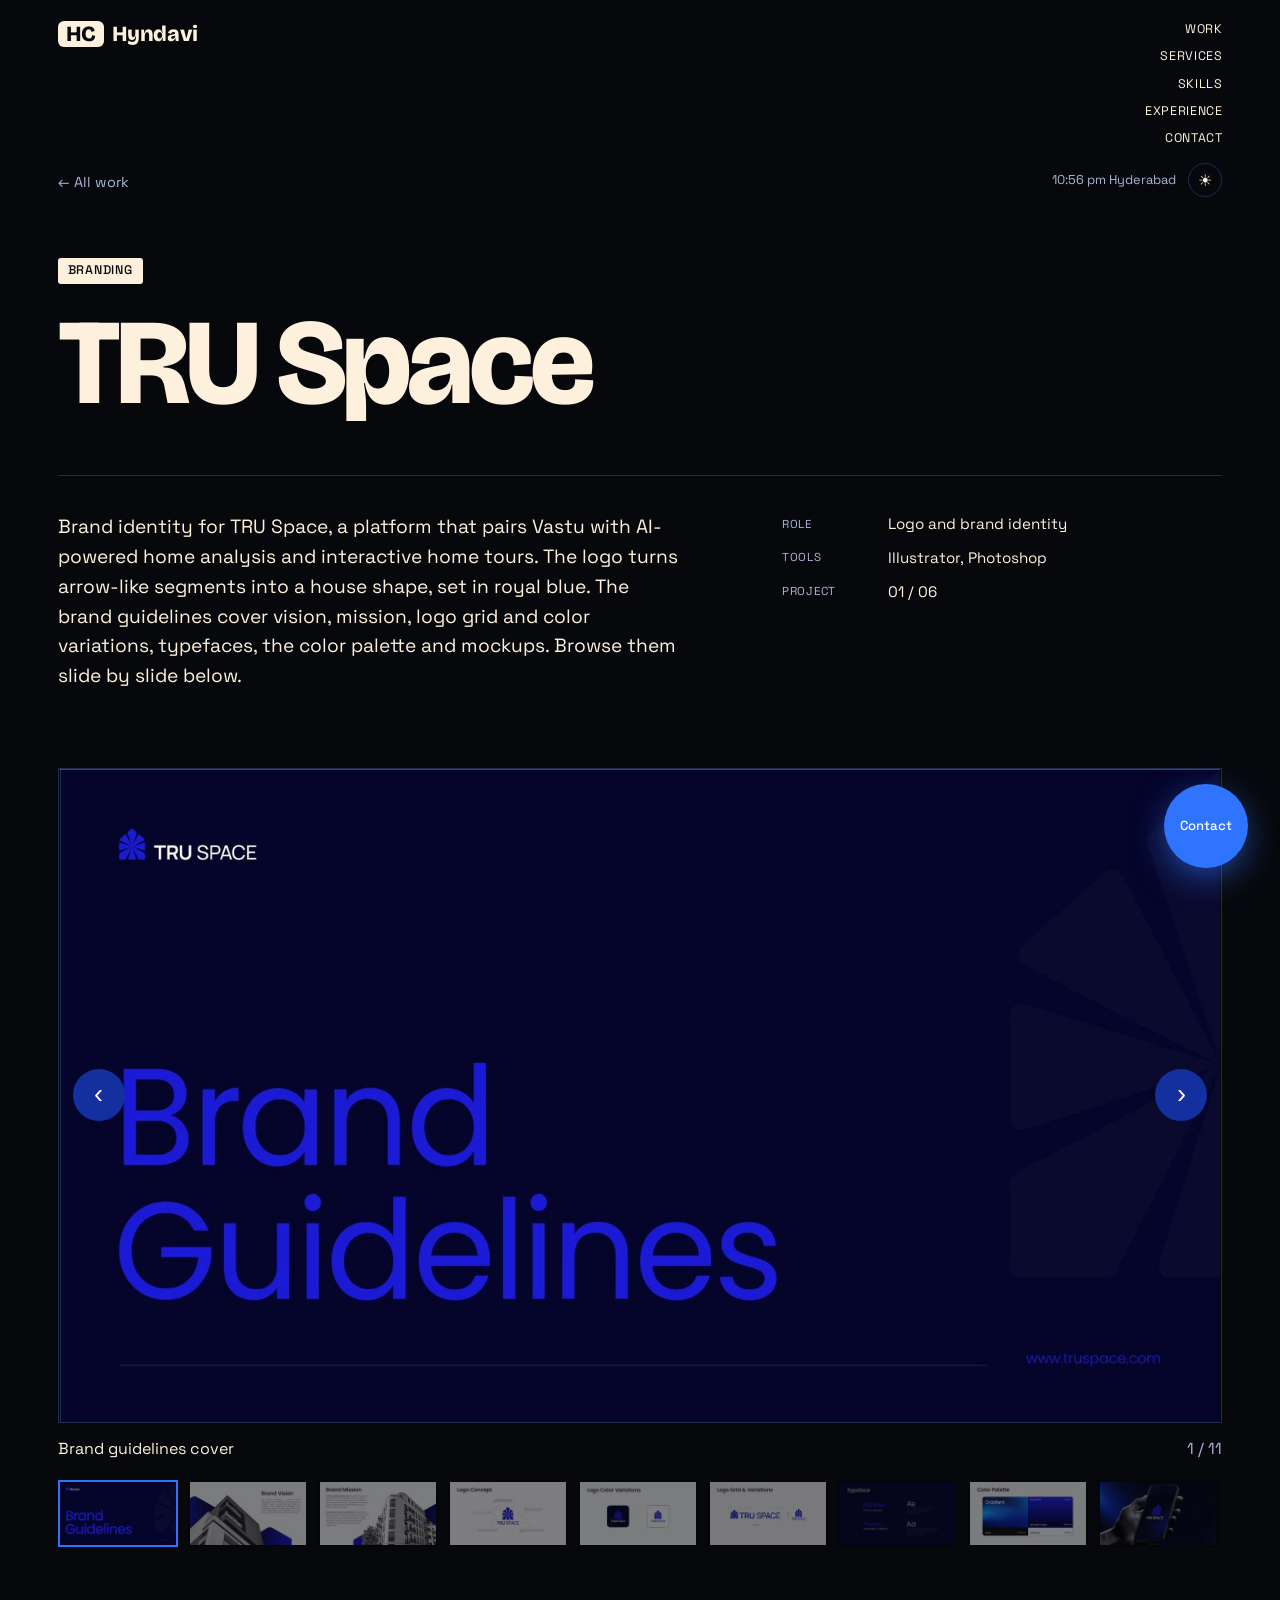
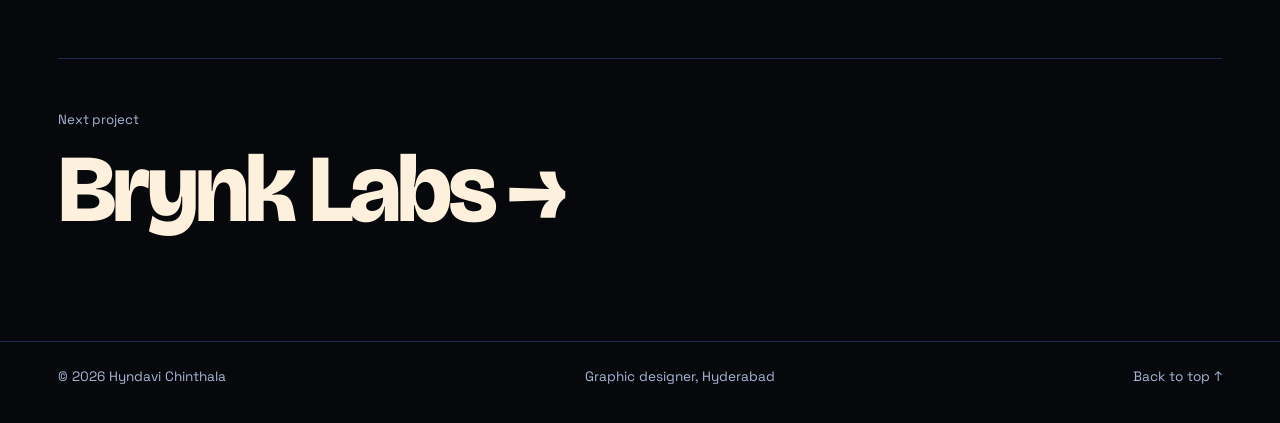
<file: tru-space.html>
<!DOCTYPE html>
<html lang="en"><head><meta charset="utf-8"><meta name="viewport" content="width=device-width,initial-scale=1,viewport-fit=cover">
<title>TRU Space · Hyndavi Chinthala</title><meta name="description" content="Brand identity for TRU Space, a platform that pairs Vastu with AI-powered home analysis and interactive home tours. The logo turns arrow-like segments into">
<meta property="og:title" content="TRU Space · Hyndavi Chinthala"><meta property="og:description" content="Brand identity for TRU Space, a platform that pairs Vastu with AI-powered home analysis and interactive home tours. The logo turns arrow-like segments into"><meta property="og:type" content="website">
<meta name="theme-color" content="#07080c"><link rel="icon" href="data:image/svg+xml,%3Csvg xmlns=%27http://www.w3.org/2000/svg%27 viewBox=%270 0 32 32%27%3E%3Crect width=%2732%27 height=%2732%27 fill=%27%2314309e%27/%3E%3Ctext x=%2716%27 y=%2723%27 font-size=%2718%27 text-anchor=%27middle%27 fill=%27%23fdf0dc%27 font-family=%27Impact,sans-serif%27%3EHC%3C/text%3E%3C/svg%3E">
<script>document.documentElement.className="js"</script>
<link rel="preconnect" href="https://fonts.googleapis.com"><link rel="preconnect" href="https://fonts.gstatic.com" crossorigin><link href="https://fonts.googleapis.com/css2?family=Bricolage+Grotesque:opsz,wght@12..96,500;12..96,700;12..96,800&family=Instrument+Serif:ital@1&family=Space+Grotesk:wght@400;500;700&display=swap" rel="stylesheet"><link rel="stylesheet" href="css/style.css"></head><body>
<div id="ld" aria-hidden="true"><div class="dots"><i></i><i></i><i></i></div><b>0%</b></div>
<header class="bar"><a class="logo" href="index.html"><b>HC</b>Hyndavi</a>
<div class="side"><nav class="nv" id="nv" aria-label="Sections"><a href="index.html#work">Work</a><a href="index.html#services">Services</a><a href="index.html#skills">Skills</a><a href="index.html#experience">Experience</a><a href="index.html#contact">Contact</a></nav>
<div class="tools"><span class="clk" id="clk">Hyderabad, IN</span><button class="th-t" aria-label="Toggle light and dark theme" type="button"></button><button class="mb" type="button" aria-label="Menu">Menu</button></div></div></header>
<a class="fab" href="index.html#contact" aria-label="Contact">Contact</a>

<main class="pv"><div class="wrap">
<a class="back" href="index.html#work">← All work</a>
<p><span class="chip">Branding</span></p>
<h1 class="d">TRU Space</h1>
<div class="pabout"><p>Brand identity for TRU Space, a platform that pairs Vastu with AI-powered home analysis and interactive home tours. The logo turns arrow-like segments into a house shape, set in royal blue. The brand guidelines cover vision, mission, logo grid and color variations, typefaces, the color palette and mockups. Browse them slide by slide below.</p><dl><dt>Role</dt><dd>Logo and brand identity</dd><dt>Tools</dt><dd>Illustrator, Photoshop</dd><dt>Project</dt><dd>01 / 06</dd></dl></div>
<div class="sl" data-s='[[&quot;Brand guidelines cover&quot;, &quot;img/57_bb107c48.jpg&quot;, &quot;img/58_b60491a5.jpg&quot;], [&quot;Brand vision&quot;, &quot;img/59_2b4dcb08.jpg&quot;, &quot;img/60_57b75317.jpg&quot;], [&quot;Brand mission&quot;, &quot;img/61_e4d33c5f.jpg&quot;, &quot;img/62_36f1b44d.jpg&quot;], [&quot;Logo concept&quot;, &quot;img/63_31a287fd.jpg&quot;, &quot;img/64_5f7430bf.jpg&quot;], [&quot;Logo color variations&quot;, &quot;img/65_ca1e99cc.jpg&quot;, &quot;img/66_a139b1d8.jpg&quot;], [&quot;Logo grid and variations&quot;, &quot;img/67_6f5d9a0e.jpg&quot;, &quot;img/68_5ac60eb9.jpg&quot;], [&quot;Typeface&quot;, &quot;img/69_3dacbddd.jpg&quot;, &quot;img/70_fefcf8e0.jpg&quot;], [&quot;Color palette&quot;, &quot;img/71_cd5c052a.jpg&quot;, &quot;img/72_c6fc25e2.jpg&quot;], [&quot;Phone launch screen&quot;, &quot;img/73_977f439c.jpg&quot;, &quot;img/74_3652d557.jpg&quot;], [&quot;Laptop launch screen&quot;, &quot;img/75_05daf3c6.jpg&quot;, &quot;img/76_55c82c8b.jpg&quot;], [&quot;Business cards&quot;, &quot;img/77_c2dfd5ff.jpg&quot;, &quot;img/78_5da82695.jpg&quot;]]'><div class="st"><img alt=""><button class="sb sp" type="button" aria-label="Previous slide">‹</button><button class="sb sn" type="button" aria-label="Next slide">›</button></div><div class="sm"><span></span><span></span></div><div class="thb"></div></div>
<a class="nxt" href="brand-logo.html"><small>Next project</small><span class="d">Brynk Labs →</span></a>
</div></main>
<footer><div class="wrap"><span>&copy; 2026 Hyndavi Chinthala</span><span>Graphic designer, Hyderabad</span><a href="index.html">Back to top &uarr;</a></div></footer>
<script src="js/main.js"></script></body></html>
</file>
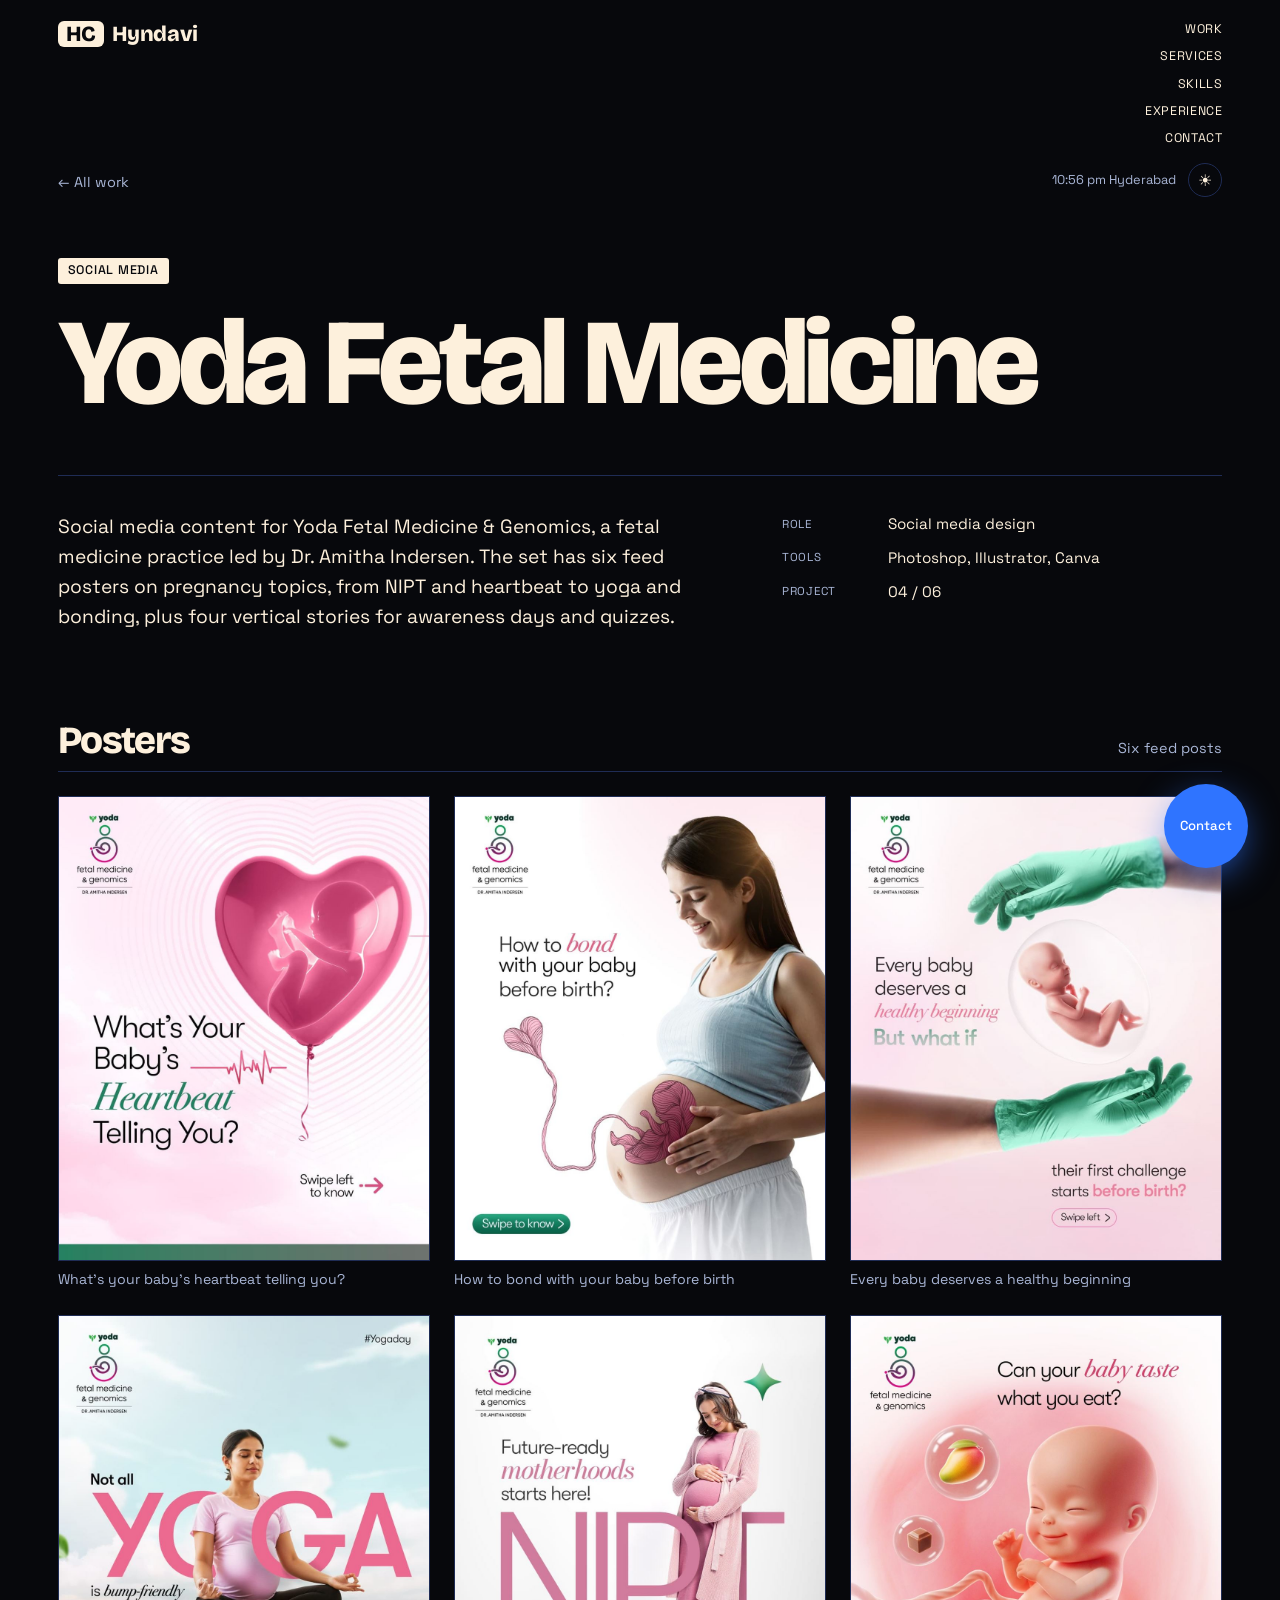
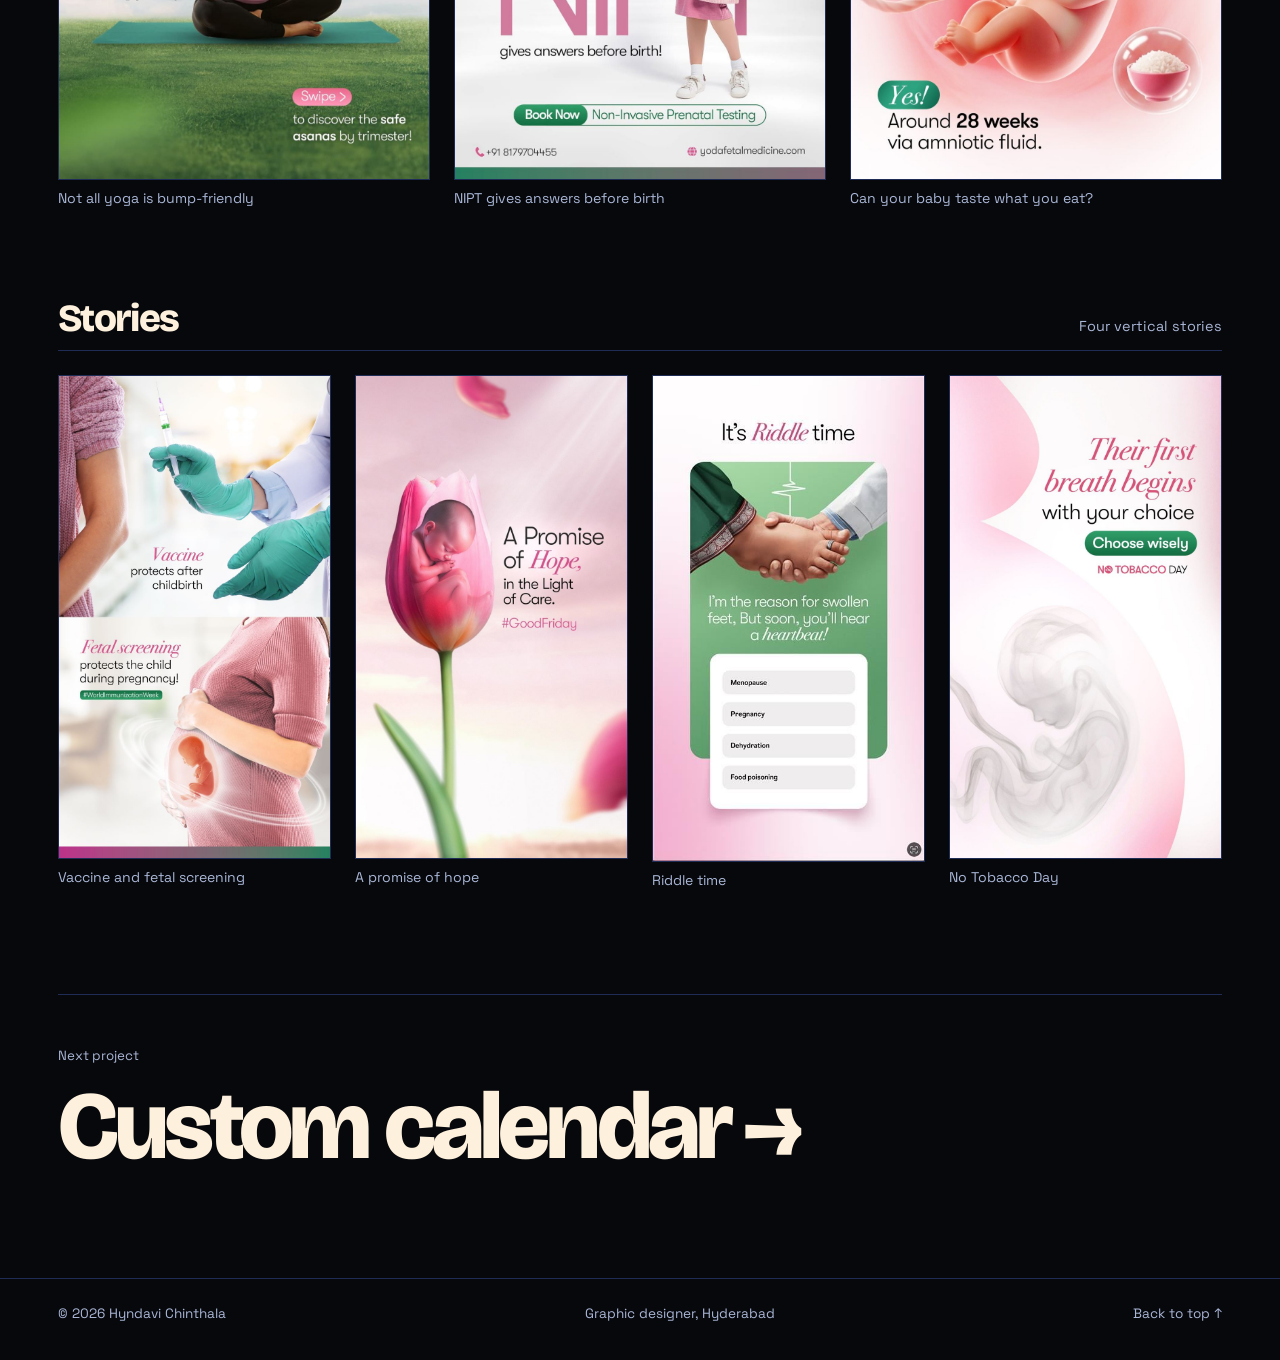
<file: yoda-fetal-medicine.html>
<!DOCTYPE html>
<html lang="en"><head><meta charset="utf-8"><meta name="viewport" content="width=device-width,initial-scale=1,viewport-fit=cover">
<title>Yoda Fetal Medicine · Hyndavi Chinthala</title><meta name="description" content="Social media content for Yoda Fetal Medicine &amp; Genomics, a fetal medicine practice led by Dr. Amitha Indersen. The set has six feed posters on pregnancy to">
<meta property="og:title" content="Yoda Fetal Medicine · Hyndavi Chinthala"><meta property="og:description" content="Social media content for Yoda Fetal Medicine &amp; Genomics, a fetal medicine practice led by Dr. Amitha Indersen. The set has six feed posters on pregnancy to"><meta property="og:type" content="website">
<meta name="theme-color" content="#07080c"><link rel="icon" href="data:image/svg+xml,%3Csvg xmlns=%27http://www.w3.org/2000/svg%27 viewBox=%270 0 32 32%27%3E%3Crect width=%2732%27 height=%2732%27 fill=%27%2314309e%27/%3E%3Ctext x=%2716%27 y=%2723%27 font-size=%2718%27 text-anchor=%27middle%27 fill=%27%23fdf0dc%27 font-family=%27Impact,sans-serif%27%3EHC%3C/text%3E%3C/svg%3E">
<script>document.documentElement.className="js"</script>
<link rel="preconnect" href="https://fonts.googleapis.com"><link rel="preconnect" href="https://fonts.gstatic.com" crossorigin><link href="https://fonts.googleapis.com/css2?family=Bricolage+Grotesque:opsz,wght@12..96,500;12..96,700;12..96,800&family=Instrument+Serif:ital@1&family=Space+Grotesk:wght@400;500;700&display=swap" rel="stylesheet"><link rel="stylesheet" href="css/style.css"></head><body>
<div id="ld" aria-hidden="true"><div class="dots"><i></i><i></i><i></i></div><b>0%</b></div>
<header class="bar"><a class="logo" href="index.html"><b>HC</b>Hyndavi</a>
<div class="side"><nav class="nv" id="nv" aria-label="Sections"><a href="index.html#work">Work</a><a href="index.html#services">Services</a><a href="index.html#skills">Skills</a><a href="index.html#experience">Experience</a><a href="index.html#contact">Contact</a></nav>
<div class="tools"><span class="clk" id="clk">Hyderabad, IN</span><button class="th-t" aria-label="Toggle light and dark theme" type="button"></button><button class="mb" type="button" aria-label="Menu">Menu</button></div></div></header>
<a class="fab" href="index.html#contact" aria-label="Contact">Contact</a>

<main class="pv"><div class="wrap">
<a class="back" href="index.html#work">← All work</a>
<p><span class="chip">Social media</span></p>
<h1 class="d">Yoda Fetal Medicine</h1>
<div class="pabout"><p>Social media content for Yoda Fetal Medicine &amp; Genomics, a fetal medicine practice led by Dr. Amitha Indersen. The set has six feed posters on pregnancy topics, from NIPT and heartbeat to yoga and bonding, plus four vertical stories for awareness days and quizzes.</p><dl><dt>Role</dt><dd>Social media design</dd><dt>Tools</dt><dd>Photoshop, Illustrator, Canva</dd><dt>Project</dt><dd>04 / 06</dd></dl></div>
<div class="cat"><h3 class="d">Posters</h3><p>Six feed posts</p></div><div class="g g3"><figure><button class="zb" type="button" aria-label="Enlarge: What’s your baby’s heartbeat telling you?"><img src="img/79_452c7ea6.jpg" alt="What’s your baby’s heartbeat telling you?" width="1000" height="1250" loading=lazy></button><figcaption>What’s your baby’s heartbeat telling you?</figcaption></figure><figure><button class="zb" type="button" aria-label="Enlarge: How to bond with your baby before birth"><img src="img/80_40954497.jpg" alt="How to bond with your baby before birth" width="1000" height="1250" loading=lazy></button><figcaption>How to bond with your baby before birth</figcaption></figure><figure><button class="zb" type="button" aria-label="Enlarge: Every baby deserves a healthy beginning"><img src="img/81_3f4ae339.jpg" alt="Every baby deserves a healthy beginning" width="1000" height="1250" loading=lazy></button><figcaption>Every baby deserves a healthy beginning</figcaption></figure><figure><button class="zb" type="button" aria-label="Enlarge: Not all yoga is bump-friendly"><img src="img/82_613cf23d.jpg" alt="Not all yoga is bump-friendly" width="1000" height="1250" loading=lazy></button><figcaption>Not all yoga is bump-friendly</figcaption></figure><figure><button class="zb" type="button" aria-label="Enlarge: NIPT gives answers before birth"><img src="img/83_54ad078d.jpg" alt="NIPT gives answers before birth" width="1000" height="1250" loading=lazy></button><figcaption>NIPT gives answers before birth</figcaption></figure><figure><button class="zb" type="button" aria-label="Enlarge: Can your baby taste what you eat?"><img src="img/84_b923f720.jpg" alt="Can your baby taste what you eat?" width="1000" height="1250" loading=lazy></button><figcaption>Can your baby taste what you eat?</figcaption></figure></div><div class="cat"><h3 class="d">Stories</h3><p>Four vertical stories</p></div><div class="g g4"><figure><button class="zb" type="button" aria-label="Enlarge: Vaccine and fetal screening"><img src="img/85_4a2ee64b.jpg" alt="Vaccine and fetal screening" width="800" height="1422" loading=lazy></button><figcaption>Vaccine and fetal screening</figcaption></figure><figure><button class="zb" type="button" aria-label="Enlarge: A promise of hope"><img src="img/86_36618cbb.jpg" alt="A promise of hope" width="800" height="1422" loading=lazy></button><figcaption>A promise of hope</figcaption></figure><figure><button class="zb" type="button" aria-label="Enlarge: Riddle time"><img src="img/87_5f1a5cd3.jpg" alt="Riddle time" width="447" height="800" loading=lazy></button><figcaption>Riddle time</figcaption></figure><figure><button class="zb" type="button" aria-label="Enlarge: No Tobacco Day"><img src="img/88_ba707e4d.jpg" alt="No Tobacco Day" width="800" height="1422" loading=lazy></button><figcaption>No Tobacco Day</figcaption></figure></div>
<a class="nxt" href="calendar.html"><small>Next project</small><span class="d">Custom calendar →</span></a>
</div></main>
<footer><div class="wrap"><span>&copy; 2026 Hyndavi Chinthala</span><span>Graphic designer, Hyderabad</span><a href="index.html">Back to top &uarr;</a></div></footer>
<script src="js/main.js"></script></body></html>
</file>
<file: css/style.css>
:root{--hd:"Bricolage Grotesque","Space Grotesk",system-ui,sans-serif;--serif:"Instrument Serif",Georgia,serif;--bg:#07080c;--bg2:#0d1017;--panel:#101524;--brand:#14309e;--accent:#2f74ff;--text:#fdf0dc;--muted:#a9b6d6;--line:#1f2c55;--hot:#ff7a45;--chip:#fdf0dc;--chipt:#07080c;color-scheme:dark}
[data-theme=light]{--bg:#fdf0dc;--bg2:#f6e6cb;--panel:#efdcbc;--brand:#14309e;--accent:#1f4fd6;--text:#0a0e1c;--muted:#4a5576;--line:#d7c29b;--chip:#0a0e1c;--chipt:#fdf0dc;color-scheme:light}
*,*::before,*::after{box-sizing:border-box}
html{scroll-behavior:smooth;background:var(--bg)}
body{margin:0;background:var(--bg);color:var(--text);font-family:"Space Grotesk",system-ui,-apple-system,"Segoe UI",sans-serif;line-height:1.55;overflow-x:hidden;transition:background .4s,color .4s}
a{color:inherit}img{max-width:100%;display:block}
a:focus-visible,button:focus-visible{outline:2px solid var(--accent);outline-offset:3px}
.d{font-family:var(--hd);font-weight:800;line-height:1;margin:0;letter-spacing:-.04em}
.wrap{max-width:1360px;margin:0 auto;padding:0 clamp(20px,4.5vw,64px)}
.chip{display:inline-block;background:var(--chip);color:var(--chipt);font-size:.78rem;text-transform:uppercase;letter-spacing:.06em;padding:.3em .8em;border-radius:3px;font-weight:500}
.eyebrow{display:flex;align-items:center;gap:14px;margin:0 0 clamp(28px,4vw,56px)}
.eyebrow small{color:var(--muted);font-size:.85rem}
/* loader */
#ld{position:fixed;inset:0;z-index:200;background:var(--bg);display:none;align-items:center;justify-content:center;transition:opacity .6s,visibility .6s}
.js #ld{display:flex}
#ld.done{opacity:0;visibility:hidden}
#ld .dots{display:flex;gap:18px}
#ld i{width:34px;height:34px;border-radius:50%;background:var(--text);opacity:.25;animation:dot 1s infinite}
#ld i:nth-child(2){animation-delay:.15s}#ld i:nth-child(3){animation-delay:.3s}
#ld b{position:absolute;left:clamp(20px,4vw,48px);bottom:clamp(20px,4vw,40px);font-weight:500;font-size:.85rem}
@keyframes dot{50%{opacity:1;transform:translateY(-10px)}}
/* nav */
.bar{position:fixed;top:0;left:0;right:0;z-index:60;display:flex;align-items:flex-start;justify-content:space-between;gap:1rem;padding:1.1rem clamp(20px,4.5vw,64px);transition:background .3s,transform .4s}
.bar.solid{background:color-mix(in srgb,var(--bg) 82%,transparent);backdrop-filter:blur(12px)}
.bar.hide{transform:translateY(-100%)}
.logo{font-family:var(--hd);font-weight:800;font-size:1.35rem;text-decoration:none;letter-spacing:-.02em;white-space:nowrap}
.logo b{background:var(--text);color:var(--bg);padding:0 8px;margin-right:8px;font-weight:800;border-radius:6px}
.side{display:flex;flex-direction:column;align-items:flex-end;gap:12px}
.nv{display:flex;flex-direction:column;align-items:flex-end;gap:3px;font-size:.78rem;text-transform:uppercase;letter-spacing:.05em}
.bar.solid .side{flex-direction:row;align-items:center;gap:26px}.bar.solid .nv{flex-direction:row;gap:22px}
.bar.solid{padding-top:.8rem;padding-bottom:.8rem}
.nv a{text-decoration:none;position:relative;padding:.2em 0}
.nv a::after{content:"";position:absolute;right:0;bottom:0;height:2px;width:100%;background:var(--accent);transform:scaleX(0);transform-origin:right;transition:transform .35s}
.nv a:hover::after,.nv a.cur::after{transform:scaleX(1)}
.tools{display:flex;align-items:center;gap:12px;font-size:.8rem}
.clk{color:var(--muted);white-space:nowrap}
.th-t{width:34px;height:34px;border-radius:50%;border:1px solid var(--line);background:transparent;color:var(--text);cursor:pointer;display:grid;place-items:center;font-size:1rem}
.th-t:hover{background:var(--panel)}
.mb{display:none;background:none;border:1px solid var(--line);color:var(--text);padding:.45em .9em;border-radius:99px;font:inherit;font-size:.8rem;text-transform:uppercase;cursor:pointer}
.fab{position:fixed;right:clamp(16px,2.5vw,32px);bottom:clamp(16px,2.5vw,32px);z-index:55;width:84px;height:84px;border-radius:50%;background:var(--accent);color:#fff;display:grid;place-items:center;text-decoration:none;font-size:.82rem;font-weight:500;box-shadow:0 10px 40px -10px var(--accent);transition:transform .35s cubic-bezier(.2,.8,.2,1)}
.fab:hover{transform:scale(1.12) rotate(-6deg)}
/* hero */
.hero{position:relative;min-height:100svh;display:flex;flex-direction:column;justify-content:flex-end;padding:6rem 0 0;overflow:hidden}
.hero .col{position:absolute;left:50%;transform:translateX(-50%);top:0;width:min(31vw,420px);height:60%;background:var(--brand);display:flex;align-items:flex-end;justify-content:center;overflow:hidden;z-index:0}
.hero .col span{font-family:var(--hd);font-weight:800;font-size:clamp(8rem,22vw,20rem);line-height:.8;color:transparent;-webkit-text-stroke:2px var(--accent);opacity:.4;transform:translateY(8%)}
.hero .in{width:100%;position:relative;z-index:2}
.hi{font-size:1rem;margin:0 0 .6rem}.hi i{font-style:normal;color:var(--accent)}
.hero h1{font-size:clamp(3.4rem,14.5vw,15rem);line-height:.86;margin:0;font-weight:800;letter-spacing:-.045em}
.hero h1 span{display:block}
.hero h1 .l2{margin-left:clamp(0px,15vw,260px)}
.hero h1 .dot{display:inline;color:var(--hot)}
.hero .row{display:flex;align-items:flex-end;justify-content:space-between;gap:clamp(20px,4vw,60px);flex-wrap:wrap;margin-top:clamp(16px,2.5vw,36px);padding-bottom:clamp(20px,3vw,40px)}
.badge{position:relative;display:block;width:clamp(5.6rem,9vw,8rem);flex:0 0 auto}
.badge svg{width:100%;animation:spin 18s linear infinite}
.badge text{font:500 11.5px "Space Grotesk",sans-serif;fill:#fdf0dc;letter-spacing:2px;text-transform:uppercase}
.badge circle{fill:var(--brand)}
.badge .c{position:absolute;inset:0;display:grid;place-items:center;font-size:1.8rem;color:#fdf0dc}
@keyframes spin{to{transform:rotate(360deg)}}
.about{max-width:min(40rem,100%);margin-left:auto}
.about h2{font-family:var(--hd);font-weight:800;letter-spacing:-.04em;font-size:clamp(1.7rem,3vw,2.8rem);line-height:1.02;margin:0 0 1rem}
.about h2 em{font-family:var(--serif);font-weight:400;font-style:italic;letter-spacing:-.01em;font-size:1.12em}
.about p{margin:0 0 1.3rem;color:var(--muted);font-size:clamp(.95rem,1.15vw,1.08rem);max-width:44ch}
.btns{display:flex;gap:10px;flex-wrap:wrap}
.cta{display:inline-flex;align-items:center;gap:12px;background:var(--text);color:var(--bg);padding:.85rem 1.4rem;border-radius:99px;text-decoration:none;font-weight:500;font-size:.88rem;border:1px solid var(--text);transition:background .3s,color .3s,gap .3s,border-color .3s}
.cta:hover{background:var(--accent);border-color:var(--accent);color:#fff;gap:18px}
.cta.ghost{background:transparent;color:var(--text);border-color:var(--text)}
.cta.ghost:hover{background:var(--text);color:var(--bg);border-color:var(--text)}
.sticker{position:absolute;z-index:3;left:calc(50% + min(15.5vw,210px) - 3rem);top:17%;background:var(--accent);color:#fff;font-family:var(--hd);font-weight:800;text-align:center;line-height:1.05;font-size:1rem;width:6rem;height:6rem;border-radius:50%;display:grid;place-items:center;transform:rotate(12deg);outline:3px dotted #fff;outline-offset:-9px;animation:wob 5s ease-in-out infinite}
@keyframes wob{50%{transform:rotate(4deg) scale(1.05)}}
.mq{background:var(--brand);color:#fdf0dc;overflow:hidden;white-space:nowrap;padding:.85rem 0;position:relative;z-index:2;margin-top:clamp(12px,2vw,28px)}
.mq div{display:inline-block;animation:mq 34s linear infinite}
.mq span{font-family:var(--hd);font-weight:700;font-size:clamp(1.1rem,2.2vw,1.8rem);letter-spacing:-.01em;margin:0 1.1rem}
.mq .s{color:var(--hot);margin:0}
@keyframes mq{to{transform:translateX(-50%)}}
/* sections */
section{padding:clamp(72px,11vw,160px) 0}
.sec-h{font-size:clamp(2.6rem,7.5vw,6.5rem);margin:0 0 clamp(32px,5vw,72px)}
.sec-h em{font-style:normal;color:var(--accent)}
.pin>.wrap{width:100%}
/* work deck */
.wk{padding:0}
.track{position:relative}
.pin{padding:clamp(88px,10vh,120px) 0 0}
.wk-top{display:flex;justify-content:space-between;align-items:flex-end;gap:24px;flex-wrap:wrap;padding-bottom:clamp(14px,2vh,24px)}
.wk-top .eyebrow{margin:0 0 14px}
.wk-top h2{font-size:clamp(2.2rem,5vw,4.2rem)}
.wk-top h2 em{font-style:normal;color:var(--accent)}
.cnt{min-width:min(260px,100%);text-align:right;font-family:var(--hd);font-weight:700;font-size:1rem}
.cnt .bar2{height:3px;background:var(--line);margin-top:10px;border-radius:3px;overflow:hidden}
.cnt .bar2 i{display:block;height:100%;width:0;background:var(--accent)}
.dk{display:flex;flex-direction:column;gap:clamp(28px,5vw,64px)}
.card{display:grid;grid-template-columns:1.5fr 1fr;gap:clamp(20px,4vw,64px);align-items:center;text-decoration:none;cursor:pointer;border-top:1px solid var(--line);padding-top:clamp(18px,2.4vw,32px)}
.card .im{display:flex;align-items:center;justify-content:center;min-height:0;height:100%}
.card .im img{width:auto;height:auto;max-width:100%;max-height:100%;border:1px solid var(--line);border-radius:10px;background:var(--panel);transition:transform .9s cubic-bezier(.2,.7,.2,1)}
.card:hover .im img{transform:scale(1.02)}
.card .tx{display:flex;flex-direction:column;align-items:flex-start;gap:14px}
.card .no{font-family:var(--hd);font-weight:700;color:var(--accent);font-size:1rem}
.card h3{font-size:clamp(2rem,4.4vw,4rem);font-weight:800;letter-spacing:-.035em;transition:color .3s}
.card:hover h3{color:var(--accent)}
.card .ds{margin:0;color:var(--muted);max-width:42ch;font-size:clamp(.92rem,1.1vw,1.05rem)}
.card .mt{display:flex;flex-wrap:wrap;gap:8px}
.card .mt span{border:1px solid var(--line);border-radius:99px;padding:.3em .9em;font-size:.8rem;color:var(--muted)}
.card .go{display:inline-flex;gap:10px;align-items:center;font-weight:500;font-size:.9rem;border-bottom:2px solid var(--accent);padding-bottom:2px;margin-top:6px}
.track.on{height:calc(100vh + (var(--n) - 1) * 100vh + 30vh)}
.track.on .pin{position:sticky;top:0;height:100vh;height:100svh;display:flex;flex-direction:column;overflow:hidden}
.track.on .dk{position:relative;flex:1;min-height:0;display:block;margin-bottom:clamp(16px,3vh,32px);overflow:hidden}
.track.on .card{position:absolute;top:0;bottom:0;left:clamp(20px,4.5vw,64px);right:clamp(20px,4.5vw,64px);will-change:transform,opacity;background:var(--bg);padding-top:clamp(14px,2vh,28px)}
.track:not(.on) .card{margin-bottom:0}
.track:not(.on) .card .im img{max-height:70vh}
.track:not(.on) .cnt{display:none}
#cur{position:fixed;left:0;top:0;z-index:80;width:96px;height:96px;margin:-48px 0 0 -48px;border-radius:50%;background:var(--accent);color:#fff;display:grid;place-items:center;font-size:.8rem;text-transform:uppercase;font-weight:500;letter-spacing:.05em;pointer-events:none;transform:scale(0);transition:transform .3s cubic-bezier(.2,.8,.2,1)}
#cur.on{transform:scale(1)}
@media(hover:none){#cur{display:none}}
/* services */
.svc{background:var(--bg2)}
.rows{border-top:1px solid var(--line)}
.row-s{display:grid;grid-template-columns:90px 1.1fr 1.4fr;gap:clamp(12px,3vw,48px);align-items:baseline;padding:clamp(22px,3vw,40px) 0;border-bottom:1px solid var(--line);transition:padding .4s,background .4s}
.row-s:hover{padding-left:clamp(10px,1.6vw,24px)}
.row-s .n{color:var(--accent);font-family:var(--hd);font-weight:700;font-size:1.1rem}
.row-s h3{font-size:clamp(1.9rem,3.8vw,3.2rem)}
.row-s h3 small{display:block;font-family:"Space Grotesk",sans-serif;font-size:.82rem;color:var(--muted);text-transform:none;letter-spacing:0;margin-top:.5rem}
.row-s p{margin:0;color:var(--muted);font-size:1.02rem;max-width:44ch}
/* skills */
.sk{display:grid;grid-template-columns:repeat(3,1fr);gap:clamp(28px,4vw,56px) clamp(20px,3vw,48px)}
.sk h3{font-size:1.4rem;margin-bottom:16px;padding-bottom:12px;border-bottom:1px solid var(--line)}
.tags{display:flex;flex-wrap:wrap;gap:8px;padding:0;margin:0;list-style:none}
.tags li{border:1px solid var(--line);border-radius:99px;padding:.35em .9em;font-size:.88rem;transition:background .25s,color .25s,border-color .25s}
.tags li:hover{background:var(--accent);border-color:var(--accent);color:#fff}
/* experience */
.xp{background:var(--bg2)}
.job{display:grid;grid-template-columns:240px 1fr;gap:clamp(12px,3vw,48px);padding:clamp(22px,3vw,40px) 0;border-top:1px solid var(--line)}
.job:last-of-type{border-bottom:1px solid var(--line)}
.job time{color:var(--accent);font-size:.9rem;text-transform:uppercase;letter-spacing:.05em;padding-top:.4rem}
.job h3{font-size:clamp(1.4rem,2.6vw,2.2rem);margin-bottom:12px}
.job p{margin:0;color:var(--muted);max-width:60ch}
.edu{margin-top:36px;color:var(--muted);max-width:70ch}.edu b{color:var(--text)}
/* contact */
.ct{text-align:left;padding-bottom:clamp(40px,6vw,80px)}
.ct h2{font-size:clamp(2.8rem,10.5vw,10rem);line-height:.98;font-weight:800;letter-spacing:-.04em}
.ct h2 span{display:block}.ct h2 .o{color:transparent;-webkit-text-stroke:2px var(--text)}
.ct .big{display:inline-block;font-family:var(--hd);font-weight:700;letter-spacing:-.03em;font-size:clamp(1.3rem,4.2vw,3.6rem);margin:clamp(28px,4vw,56px) 0 28px;text-decoration:none;border-bottom:3px solid var(--accent);line-height:1.15;overflow-wrap:anywhere}
.ct .big:hover{color:var(--accent)}
.links{display:flex;flex-wrap:wrap;gap:12px;list-style:none;padding:0;margin:0}
.links a{display:inline-block;border:1px solid var(--line);border-radius:99px;padding:.7em 1.3em;text-decoration:none;transition:background .3s,color .3s}
.links a:hover{background:var(--text);color:var(--bg)}
footer{border-top:1px solid var(--line);padding:24px 0 36px;color:var(--muted);font-size:.85rem}
footer .wrap{display:flex;justify-content:space-between;gap:16px;flex-wrap:wrap}
footer a{text-decoration:none}footer a:hover{color:var(--accent)}
/* reveal */
.js .rv{opacity:0;transform:translateY(2rem);transition:opacity .8s ease,transform 1s cubic-bezier(.2,.7,.2,1);transition-delay:var(--dl,0s)}
.js .rv.in{opacity:1;transform:none}
/* project page */
.pv{padding:clamp(110px,14vw,170px) 0 0}
.pv .back{display:inline-flex;gap:10px;text-decoration:none;color:var(--muted);font-size:.9rem;margin-bottom:clamp(24px,4vw,48px)}
.pv .back:hover{color:var(--accent)}
.pv h1{font-size:clamp(2.8rem,9.5vw,8.5rem);font-weight:800;letter-spacing:-.04em;margin:.15em 0 clamp(24px,4vw,56px)}
.pabout{display:grid;grid-template-columns:1.5fr 1fr;gap:clamp(20px,5vw,80px);align-items:start;border-top:1px solid var(--line);padding-top:clamp(20px,3vw,36px);margin-bottom:clamp(40px,6vw,88px)}
.pabout p{margin:0;font-size:clamp(1.05rem,1.5vw,1.3rem);max-width:52ch}
.pabout dl{margin:0;display:grid;grid-template-columns:90px 1fr;gap:10px 16px;font-size:.95rem}
.pabout dt{color:var(--muted);text-transform:uppercase;font-size:.72rem;letter-spacing:.06em;padding-top:.2rem}.pabout dd{margin:0}
.cat{display:flex;align-items:baseline;justify-content:space-between;gap:16px;border-bottom:1px solid var(--line);padding-bottom:12px;margin:clamp(48px,7vw,96px) 0 24px}
.cat:first-child{margin-top:0}
.cat h3{font-size:clamp(1.6rem,3.4vw,2.4rem)}.cat p{margin:0;color:var(--muted);font-size:.9rem}
.g{display:grid;gap:clamp(12px,2vw,24px)}.g3{grid-template-columns:repeat(3,1fr)}.g4{grid-template-columns:repeat(4,1fr)}
figure{margin:0}figcaption{margin-top:8px;color:var(--muted);font-size:.88rem}
.zb{display:block;width:100%;padding:0;border:1px solid var(--line);background:var(--panel);cursor:zoom-in;overflow:hidden}
.zb img{width:100%;height:auto;transition:transform .8s cubic-bezier(.2,.7,.2,1)}.zb:hover img{transform:scale(1.04)}
.ap{max-width:760px;margin:0 auto}
.pr{display:grid;grid-template-columns:1fr 1fr;gap:clamp(16px,3vw,40px);align-items:center}
.pr p{margin:0;font-size:1.15rem;max-width:40ch}
.st{position:relative;aspect-ratio:16/9;background:#050505;border:1px solid var(--line);overflow:hidden}
.st img{width:100%;height:100%;object-fit:contain}
.sb{position:absolute;top:50%;transform:translateY(-50%);width:52px;height:52px;border-radius:50%;border:0;background:var(--brand);color:#fdf0dc;font-size:1.7rem;line-height:1;cursor:pointer;display:grid;place-items:center;padding:0 0 4px;transition:background .25s}
.sb:hover{background:var(--accent)}.sp{left:14px}.sn{right:14px}
.sm{display:flex;justify-content:space-between;gap:16px;margin:14px 0 18px}.sm span:last-child{color:var(--muted)}
.thb{display:flex;gap:10px;overflow-x:auto;padding-bottom:8px}
.thb button{flex:0 0 auto;width:120px;aspect-ratio:16/9;padding:0;border:2px solid transparent;background:#050505;cursor:pointer;opacity:.5;transition:opacity .25s}
.thb button.on,.thb button:hover{opacity:1}.thb button.on{border-color:var(--accent)}
.thb img{width:100%;height:100%;object-fit:cover}
.nxt{display:block;margin:clamp(56px,8vw,110px) 0 0;padding:clamp(28px,4vw,56px) 0 clamp(56px,8vw,110px);border-top:1px solid var(--line);text-decoration:none}
.nxt small{display:block;color:var(--muted);margin-bottom:12px}
.nxt span{font-size:clamp(2.4rem,7.5vw,6.5rem);display:block;transition:color .3s,transform .5s}
.nxt:hover span{color:var(--accent);transform:translateX(16px)}
#lb{position:fixed;inset:0;z-index:150;background:rgba(0,0,0,.94);overflow:auto;overscroll-behavior:contain;padding:20px;cursor:zoom-out}
#lb[hidden]{display:none}
#lb img{margin:0 auto;max-width:min(100%,1100px);height:auto}
#lb img.t{max-height:calc(100vh - 40px);width:auto}
@media(max-width:900px){
.side{flex-direction:row;align-items:center}.nv a{display:none}.mb{display:block}.clk{display:none}.bar.solid .side{gap:12px}
.nv.open{position:fixed;inset:0;background:var(--bg);flex-direction:column;align-items:center;justify-content:center;font-size:2.2rem;font-family:var(--hd);font-weight:800;gap:22px}
.nv.open a{display:block}
.hero .col{width:46vw}.sticker{left:calc(50% + 23vw - 2.8rem);top:15%}.hero h1 .l2{margin-left:8vw}.about{margin-left:0}
.row-s{grid-template-columns:50px 1fr}.row-s p{grid-column:2}
.sk{grid-template-columns:1fr 1fr}.job{grid-template-columns:1fr}
.pabout,.pr{grid-template-columns:1fr}.g3,.g4{grid-template-columns:1fr 1fr}
.fab{width:68px;height:68px;font-size:.72rem}}
@media(max-width:900px){.card{grid-template-columns:1fr;grid-template-rows:minmax(0,1fr) auto;gap:16px}.card .ds{display:-webkit-box;-webkit-line-clamp:3;-webkit-box-orient:vertical;overflow:hidden}.card h3{font-size:clamp(1.8rem,8vw,2.6rem)}.card .tx{gap:10px}.cnt{text-align:left}}
@media(max-width:560px){.sk{grid-template-columns:1fr}.sticker{width:4.8rem;height:4.8rem;font-size:.8rem}}
@media(prefers-reduced-motion:reduce){html{scroll-behavior:auto}.mq div,.sticker,#ld i{animation:none}.js .rv{opacity:1;transform:none;transition:none}}
</file>
